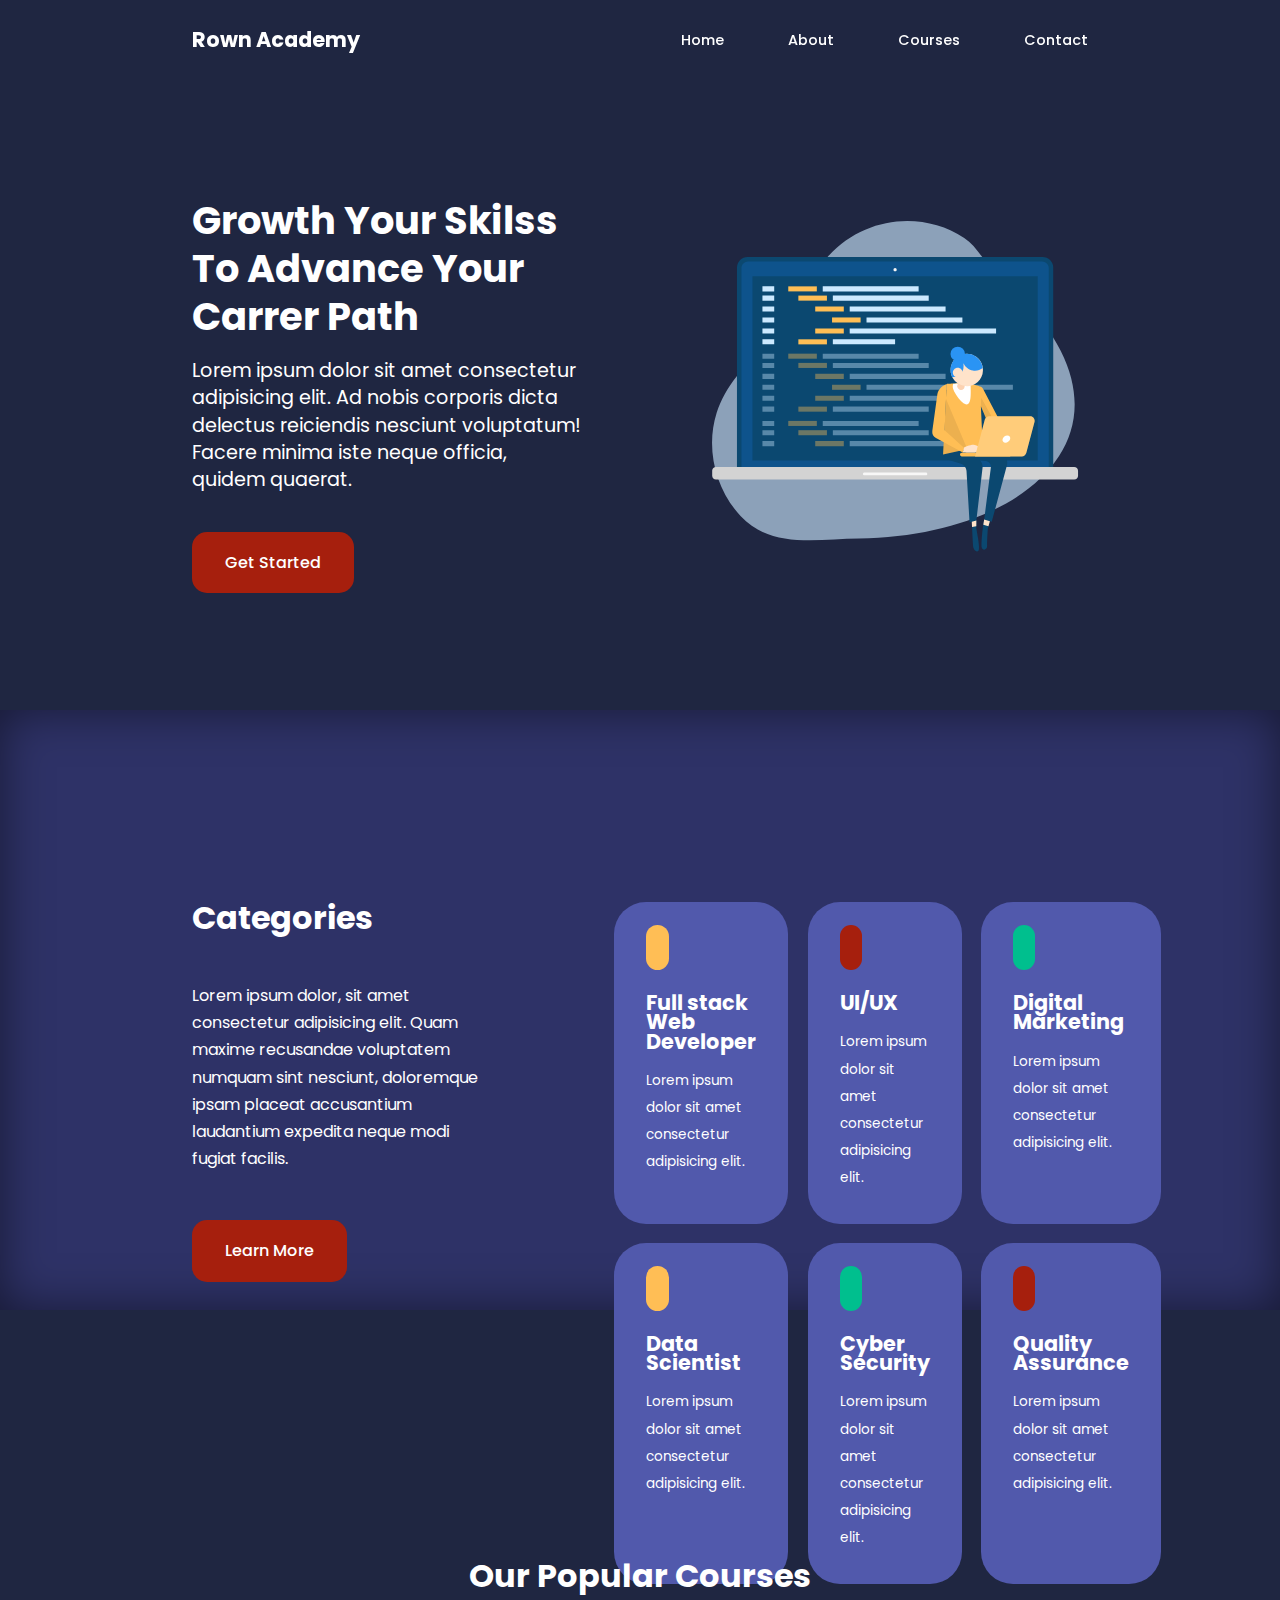
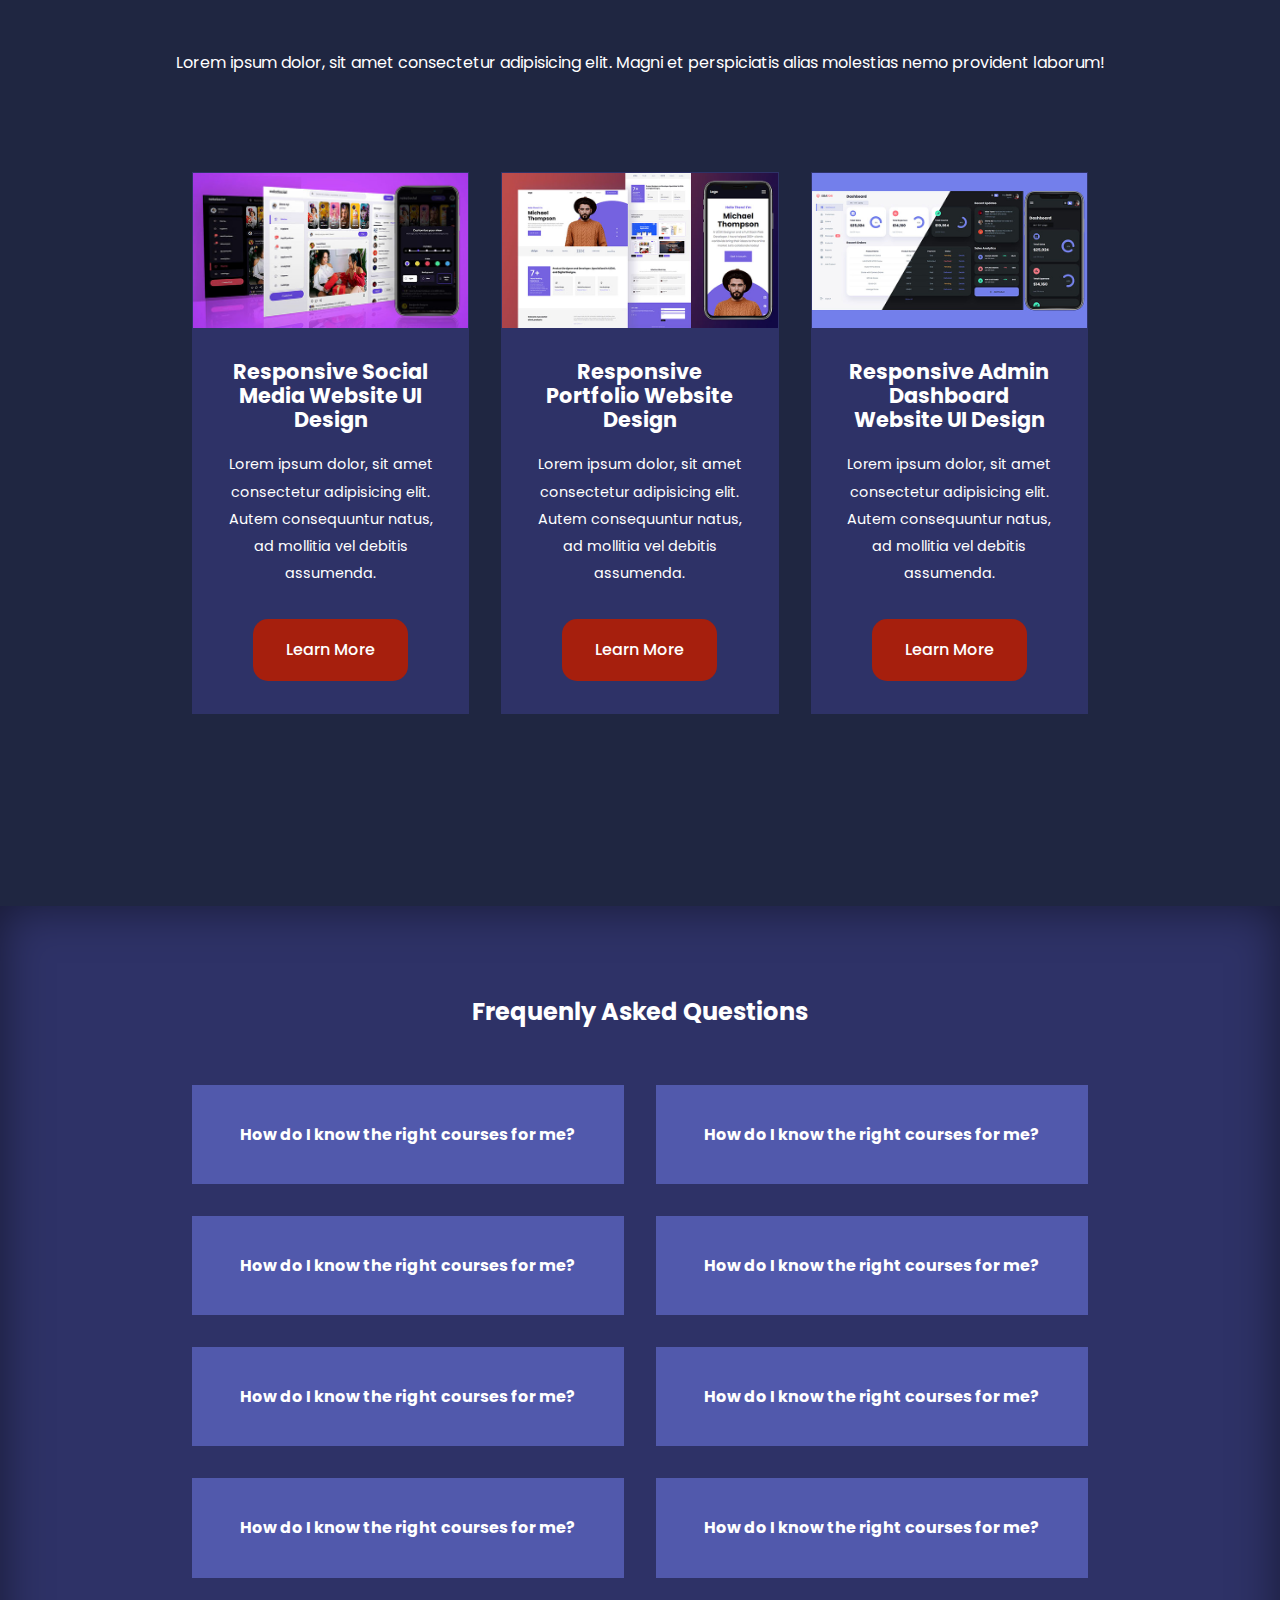
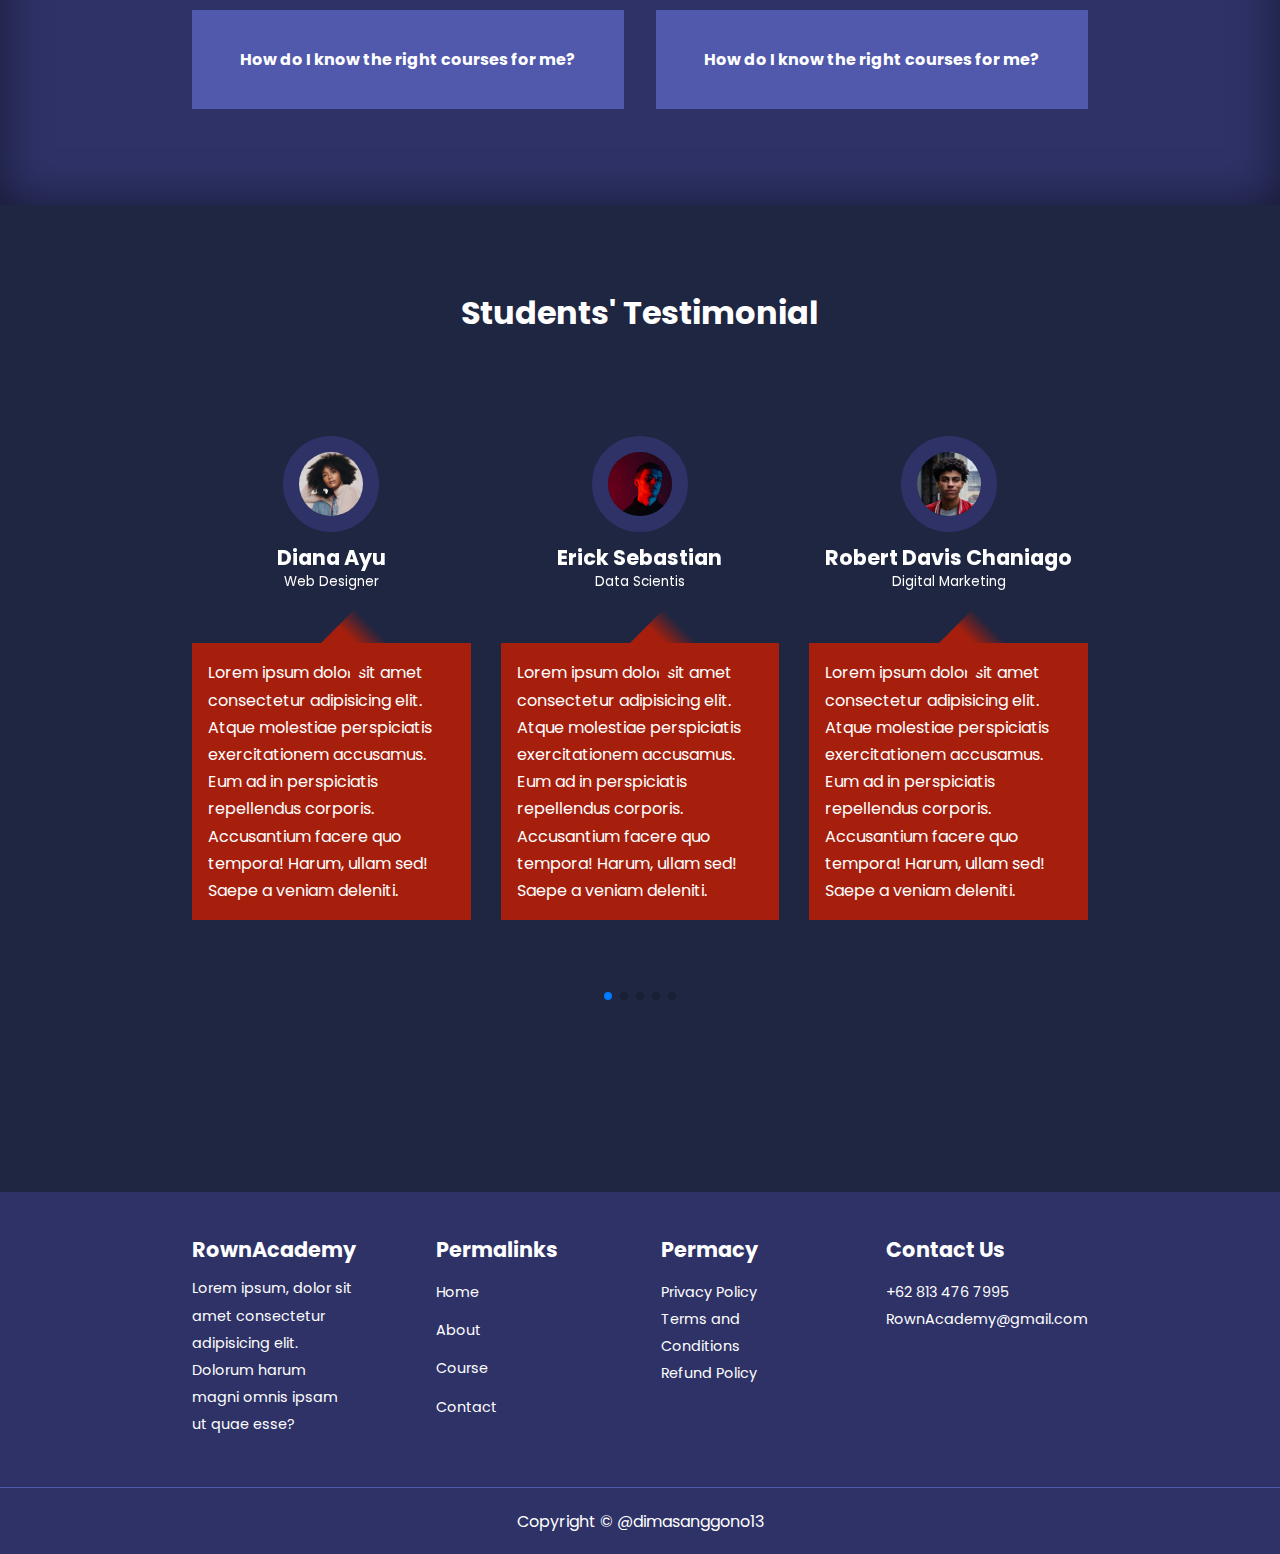
<file: index.html>
<!DOCTYPE html>
<html lang="en">

<head>
    <meta charset="UTF-8">
    <meta http-equiv="X-UA-Compatible" content="IE=edge">
    <meta name="viewport" content="width=device-width, initial-scale=1.0">
    <title>Responsive Multi Page Education Website</title>

    <!-- Icon FontAwesome  -->
    <link rel="stylesheet" href="https://cdnjs.cloudflare.com/ajax/libs/font-awesome/6.4.0/css/all.min.css"
        integrity="sha512-iecdLmaskl7CVkqkXNQ/ZH/XLlvWZOJyj7Yy7tcenmpD1ypASozpmT/E0iPtmFIB46ZmdtAc9eNBvH0H/ZpiBw=="
        crossorigin="anonymous" referrerpolicy="no-referrer" />

    <!-- Font (Popins) -->
    <link rel="preconnect" href="https://fonts.googleapis.com">
    <link rel="preconnect" href="https://fonts.gstatic.com" crossorigin>
    <link href="https://fonts.googleapis.com/css2?family=Poppins:wght@100;300;500;600;700&display=swap"
        rel="stylesheet">



    <!-- SWIPER JS -->
    <link rel="stylesheet" href="https://cdn.jsdelivr.net/npm/swiper@9/swiper-bundle.min.css" />

    <link rel="stylesheet" href="./css/styles.css">
</head>

<body>
    <nav>
        <div class="container nav_container">
            <a href="">
                <h4>Rown Academy</h4>
            </a>

            <ul class="nav_menu">
                <li><a href="index.html">Home</a></li>
                <li><a href="about.html">About</a></li>
                <li><a href="courses.html">Courses</a></li>
                <li><a href="contact.html">Contact</a></li>
            </ul>
            <button id="open-menu-btn"><i class="fa-solid fa-bars"></i></button>
            <button id="close-menu-btn"><i class="fa-solid fa-xmark"></i></button>
        </div>
    </nav>


    <header>
        <div class="container header_container">
            <div class="header_left">
                <h1>Growth your skilss to advance your carrer path</h1>
                <p>Lorem ipsum dolor sit amet consectetur adipisicing elit. Ad nobis corporis dicta delectus reiciendis
                    nesciunt voluptatum! Facere minima iste neque officia, quidem quaerat.</p>
                <a href="courses.html" class="btn btn-primary">Get Started</a>
            </div>
            <div class="header_right">
                <div class="header_right-image">
                    <img src="./images/software-engineer.svg" width="100%">
                </div>
            </div>
        </div>
    </header>


    <!-- section Categories -->
    <section class="categories">
        <section class="container categories_container">
            <div class="categories_left">
                <h1>Categories</h1>
                <p>Lorem ipsum dolor, sit amet consectetur adipisicing elit. Quam maxime recusandae voluptatem numquam
                    sint nesciunt, doloremque ipsam placeat accusantium laudantium expedita neque modi fugiat facilis.
                </p>
                <a href="#" class="btn btn-primary">Learn More <i class="fa-solid fa-arrow-right"></i></a>
            </div>
            <div class="categories_right">
                <article class="category">
                    <span class="category_icon"><i class="fa-solid fa-code"></i></span>
                    <h5>Full stack Web Developer</h5>
                    <p>Lorem ipsum dolor sit amet consectetur adipisicing elit.</p>
                </article>
                <article class="category">
                    <span class="category_icon"><i class="fa-solid fa-object-group"></i></span>
                    <h5>UI/UX</h5>
                    <p>Lorem ipsum dolor sit amet consectetur adipisicing elit.</p>
                </article>
                <article class="category">
                    <span class="category_icon"><i class="fa-solid fa-chart-simple"></i></span>
                    <h5>Digital Marketing</h5>
                    <p>Lorem ipsum dolor sit amet consectetur adipisicing elit.</p>
                </article>
                <article class="category">
                    <span class="category_icon"><i class="fa-brands fa-python"></i></span>
                    <h5>Data Scientist</h5>
                    <p>Lorem ipsum dolor sit amet consectetur adipisicing elit.</p>
                </article>
                <article class="category">
                    <span class="category_icon"><i class="fa-solid fa-shield-halved"></i></span>
                    <h5>Cyber Security</h5>
                    <p>Lorem ipsum dolor sit amet consectetur adipisicing elit.</p>
                </article>
                <article class="category">
                    <span class="category_icon"><i class="fa-solid fa-database"></i></span>
                    <h5>Quality Assurance</h5>
                    <p>Lorem ipsum dolor sit amet consectetur adipisicing elit.</p>
                </article>
            </div>
        </section>
    </section>
    <!-- end section Categories -->

    <!-- Section Courses -->
    <section class="courses">
        <h2>Our Popular Courses</h2>
        <p>Lorem ipsum dolor, sit amet consectetur adipisicing elit. Magni et perspiciatis alias molestias nemo
            provident laborum!</p>
        <section class="container courses_container">
            <article class="course">
                <div class="course_image">
                    <img src="./images/course1.jpg">
                </div>
                <div class="course_info">
                    <h4>Responsive Social Media Website UI Design</h4>
                    <p>Lorem ipsum dolor, sit amet consectetur adipisicing elit. Autem consequuntur natus, ad mollitia
                        vel
                        debitis assumenda.</p>
                    <a href="courses.html" class="btn btn-primary">Learn More </a>
                </div>
            </article>
            <article class="course">
                <div class="course_image">
                    <img src="./images/course2.jpg">
                </div>
                <div class="course_info">
                    <h4>Responsive Portfolio Website Design</h4>
                    <p>Lorem ipsum dolor, sit amet consectetur adipisicing elit. Autem consequuntur natus, ad mollitia
                        vel
                        debitis assumenda.</p>
                    <a href="courses.html" class="btn btn-primary">Learn More </a>
                </div>
            </article>
            <article class="course">
                <div class="course_image">
                    <img src="./images/course3.jpg">
                </div>
                <div class="course_info">
                    <h4>Responsive Admin Dashboard Website UI Design</h4>
                    <p>Lorem ipsum dolor, sit amet consectetur adipisicing elit. Autem consequuntur natus, ad mollitia
                        vel
                        debitis assumenda.</p>
                    <a href="courses.html" class="btn btn-primary">Learn More </a>
                </div>
            </article>
        </section>
    </section>
    <!-- End Section Courses -->



    <!-- SECTION FAQS -->
    <section class="faqs">
        <h2>Frequenly Asked Questions</h2>
        <div class="container faqs_container">
            <article class="faq">
                <div class="faq_icon"><i class="fa fa-plus"></i></div>
                <div class="faq_answer">
                    <h4>How do I know the right courses for me?</h4>
                    <p>Lorem ipsum dolor sit amet consectetur adipisicing elit. Cum maxime impedit voluptas quisquam eos
                        deserunt sequi et, ex similique. Sapiente natus perspiciatis laboriosam adipisci quos voluptates
                        asperiores dolores aut porro!</p>
                </div>
            </article>
            <article class="faq">
                <div class="faq_icon"><i class="fa fa-plus"></i></div>
                <div class="faq_answer">
                    <h4>How do I know the right courses for me?</h4>
                    <p>Lorem ipsum dolor sit amet consectetur adipisicing elit. Cum maxime impedit voluptas quisquam eos
                        deserunt sequi et, ex similique. Sapiente natus perspiciatis laboriosam adipisci quos voluptates
                        asperiores dolores aut porro!</p>
                </div>
            </article>
            <article class="faq">
                <div class="faq_icon"><i class="fa fa-plus"></i></div>
                <div class="faq_answer">
                    <h4>How do I know the right courses for me?</h4>
                    <p>Lorem ipsum dolor sit amet consectetur adipisicing elit. Cum maxime impedit voluptas quisquam eos
                        deserunt sequi et, ex similique. Sapiente natus perspiciatis laboriosam adipisci quos voluptates
                        asperiores dolores aut porro!</p>
                </div>
            </article>
            <article class="faq">
                <div class="faq_icon"><i class="fa fa-plus"></i></div>
                <div class="faq_answer">
                    <h4>How do I know the right courses for me?</h4>
                    <p>Lorem ipsum dolor sit amet consectetur adipisicing elit. Cum maxime impedit voluptas quisquam eos
                        deserunt sequi et, ex similique. Sapiente natus perspiciatis laboriosam adipisci quos voluptates
                        asperiores dolores aut porro!</p>
                </div>
            </article>
            <article class="faq">
                <div class="faq_icon"><i class="fa fa-plus"></i></div>
                <div class="faq_answer">
                    <h4>How do I know the right courses for me?</h4>
                    <p>Lorem ipsum dolor sit amet consectetur adipisicing elit. Cum maxime impedit voluptas quisquam eos
                        deserunt sequi et, ex similique. Sapiente natus perspiciatis laboriosam adipisci quos voluptates
                        asperiores dolores aut porro!</p>
                </div>
            </article>
            <article class="faq">
                <div class="faq_icon"><i class="fa fa-plus"></i></div>
                <div class="faq_answer">
                    <h4>How do I know the right courses for me?</h4>
                    <p>Lorem ipsum dolor sit amet consectetur adipisicing elit. Cum maxime impedit voluptas quisquam eos
                        deserunt sequi et, ex similique. Sapiente natus perspiciatis laboriosam adipisci quos voluptates
                        asperiores dolores aut porro!</p>
                </div>
            </article>
            <article class="faq">
                <div class="faq_icon"><i class="fa fa-plus"></i></div>
                <div class="faq_answer">
                    <h4>How do I know the right courses for me?</h4>
                    <p>Lorem ipsum dolor sit amet consectetur adipisicing elit. Cum maxime impedit voluptas quisquam eos
                        deserunt sequi et, ex similique. Sapiente natus perspiciatis laboriosam adipisci quos voluptates
                        asperiores dolores aut porro!</p>
                </div>
            </article>
            <article class="faq">
                <div class="faq_icon"><i class="fa fa-plus"></i></div>
                <div class="faq_answer">
                    <h4>How do I know the right courses for me?</h4>
                    <p>Lorem ipsum dolor sit amet consectetur adipisicing elit. Cum maxime impedit voluptas quisquam eos
                        deserunt sequi et, ex similique. Sapiente natus perspiciatis laboriosam adipisci quos voluptates
                        asperiores dolores aut porro!</p>
                </div>
            </article>
            <article class="faq">
                <div class="faq_icon"><i class="fa fa-plus"></i></div>
                <div class="faq_answer">
                    <h4>How do I know the right courses for me?</h4>
                    <p>Lorem ipsum dolor sit amet consectetur adipisicing elit. Cum maxime impedit voluptas quisquam eos
                        deserunt sequi et, ex similique. Sapiente natus perspiciatis laboriosam adipisci quos voluptates
                        asperiores dolores aut porro!</p>
                </div>
            </article>
            <article class="faq">
                <div class="faq_icon"><i class="fa fa-plus"></i></div>
                <div class="faq_answer">
                    <h4>How do I know the right courses for me?</h4>
                    <p>Lorem ipsum dolor sit amet consectetur adipisicing elit. Cum maxime impedit voluptas quisquam eos
                        deserunt sequi et, ex similique. Sapiente natus perspiciatis laboriosam adipisci quos voluptates
                        asperiores dolores aut porro!</p>
                </div>
            </article>
        </div>
    </section>


    <!-- Testimonial -->
    <section class="testimonials">
        <h2> Students' Testimonial</h2>
        <section class="container testimonial_container mySwiper">
            <div class="swiper-wrapper">
                <article class="testimonial swiper-slide">
                    <div class="avatar">
                        <img src="./images/avatar1.jpg">
                    </div>
                    <div class="testi_info">
                        <h4>Diana Ayu</h4>
                        <small>Web Designer</small>
                    </div>
                    <div class="testi_body">
                        <p>Lorem ipsum dolor sit amet consectetur adipisicing elit. Atque molestiae perspiciatis
                            exercitationem
                            accusamus. Eum ad in perspiciatis repellendus corporis. Accusantium facere quo tempora!
                            Harum,
                            ullam
                            sed! Saepe a veniam deleniti.</p>
                    </div>
                </article>
                <article class="testimonial swiper-slide">
                    <div class="avatar">
                        <img src="./images/avatar2.jpg">
                    </div>
                    <div class="testi_info">
                        <h4>Erick Sebastian</h4>
                        <small>Data Scientis</small>
                    </div>
                    <div class="testi_body">
                        <p>Lorem ipsum dolor sit amet consectetur adipisicing elit. Atque molestiae perspiciatis
                            exercitationem
                            accusamus. Eum ad in perspiciatis repellendus corporis. Accusantium facere quo tempora!
                            Harum,
                            ullam
                            sed! Saepe a veniam deleniti.</p>
                    </div>
                </article>
                <article class="testimonial swiper-slide ">
                    <div class="avatar">
                        <img src="./images/avatar3.jpg">
                    </div>
                    <div class="testi_info">
                        <h4>Robert Davis Chaniago</h4>
                        <small>Digital Marketing</small>
                    </div>
                    <div class="testi_body">
                        <p>Lorem ipsum dolor sit amet consectetur adipisicing elit. Atque molestiae perspiciatis
                            exercitationem
                            accusamus. Eum ad in perspiciatis repellendus corporis. Accusantium facere quo tempora!
                            Harum,
                            ullam
                            sed! Saepe a veniam deleniti.</p>
                    </div>
                </article>
                <article class="testimonial swiper-slide">
                    <div class="avatar">
                        <img src="./images/avatar4.jpg">
                    </div>
                    <div class="testi_info">
                        <h4>Putri Tunjang</h4>
                        <small>Graphic Design</small>
                    </div>
                    <div class="testi_body">
                        <p>Lorem ipsum dolor sit amet consectetur adipisicing elit. Atque molestiae perspiciatis
                            exercitationem
                            accusamus. Eum ad in perspiciatis repellendus corporis. Accusantium facere quo tempora!
                            Harum,
                            ullam
                            sed! Saepe a veniam deleniti.</p>
                    </div>
                </article>
                <article class="testimonial swiper-slide">
                    <div class="avatar">
                        <img src="./images/avatar5.jpg">
                    </div>
                    <div class="testi_info">
                        <h4>Nadia Chalista</h4>
                        <small>UI/UX</small>
                    </div>
                    <div class="testi_body">
                        <p>Lorem ipsum dolor sit amet consectetur adipisicing elit. Atque molestiae perspiciatis
                            exercitationem
                            accusamus. Eum ad in perspiciatis repellendus corporis. Accusantium facere quo tempora!
                            Harum,
                            ullam
                            sed! Saepe a veniam deleniti.</p>
                    </div>
                </article>
                <article class="testimonial swiper-slide">
                    <div class="avatar">
                        <img src="./images/avatar6.jpg">
                    </div>
                    <div class="testi_info">
                        <h4>Bella Hadid</h4>
                        <small>Quality Assurance</small>
                    </div>
                    <div class="testi_body">
                        <p>Lorem ipsum dolor sit amet consectetur adipisicing elit. Atque molestiae perspiciatis
                            exercitationem
                            accusamus. Eum ad in perspiciatis repellendus corporis. Accusantium facere quo tempora!
                            Harum,
                            ullam
                            sed! Saepe a veniam deleniti.</p>
                    </div>
                </article>
                <article class="testimonial swiper-slide">
                    <div class="avatar">
                        <img src="./images/avatar7.jpg">
                    </div>
                    <div class="testi_info">
                        <h4>Monica Anggraini</h4>
                        <small>Web Designer</small>
                    </div>
                    <div class="testi_body">
                        <p>Lorem ipsum dolor sit amet consectetur adipisicing elit. Atque molestiae perspiciatis
                            exercitationem
                            accusamus. Eum ad in perspiciatis repellendus corporis. Accusantium facere quo tempora!
                            Harum,
                            ullam
                            sed! Saepe a veniam deleniti.</p>
                    </div>
                </article>
            </div>
            <div class="swiper-pagination"></div>
        </section>
    </section>



        <footer class="footer">
            <div class="container footer_container">
                <div class="footer_1">
                    <a href="#" class="footer_logo">
                        <h4>RownAcademy</h4>
                    </a>
                    <p>Lorem ipsum, dolor sit amet consectetur adipisicing elit. Dolorum harum magni omnis ipsam ut quae
                        esse?</p>
                </div>

                <div class="footer_2">
                    <h4>Permalinks</h4>
                    <ul class="permalinks">
                        <li><a href="index.html">Home</a></li>
                        <li><a href="about.html">About</a></li>
                        <li><a href="courses.html">Course</a></li>
                        <li><a href="contact.html">Contact</a></li>
                    </ul>
                </div>
                <div class="footer_3">
                    <h4>Permacy</h4>
                    <ul class="permacy">
                        <li><a href="#">Privacy Policy</a></li>
                        <li><a href="#">Terms and Conditions</a></li>
                        <li><a href="#">Refund Policy</a></li>
                    </ul>
                </div>

                <div class="footer_4">
                    <h4>Contact Us</h4>
                    <div>
                        <p>+62 813 476 7995</p>
                        <p>RownAcademy@gmail.com</p>
                    </div>
                    <ul class="footer_social">
                        <li><a href="#"><i class="fa-brands fa-instagram"></i></a></li>
                        <li><a href="#"><i class="fa-brands fa-linkedin"></i></a></li>
                        <li><a href="#"><i class="fa-brands fa-facebook"></i></a></li>
                        <li><a href="#"><i class="fa-brands fa-twitter"></i></a></li>
                    </ul>
                </div>

            </div>
            <div class="footer_copyright">
                <small>Copyright &copy; @dimasanggono13</small>
            </div>
        </footer>


    <!-- Swiper Js -->
    <script src="https://cdn.jsdelivr.net/npm/swiper@9/swiper-bundle.min.js"></script>
    <script src="./js/script.js"></script>
    <script>
        var swiper = new Swiper(".mySwiper", {
            slidesPerView: 1,
            spaceBetween: 30,
            pagination: {
                el: ".swiper-pagination",
                clickable: true,
            },
            // Window when width is >= 600px
            breakpoints: {
                600: {
                    slidesPerView: 2,
                },
                1000: {
                    slidesPerView: 3,
                },
            },
        });
    </script>

</body>

</html>
</file>
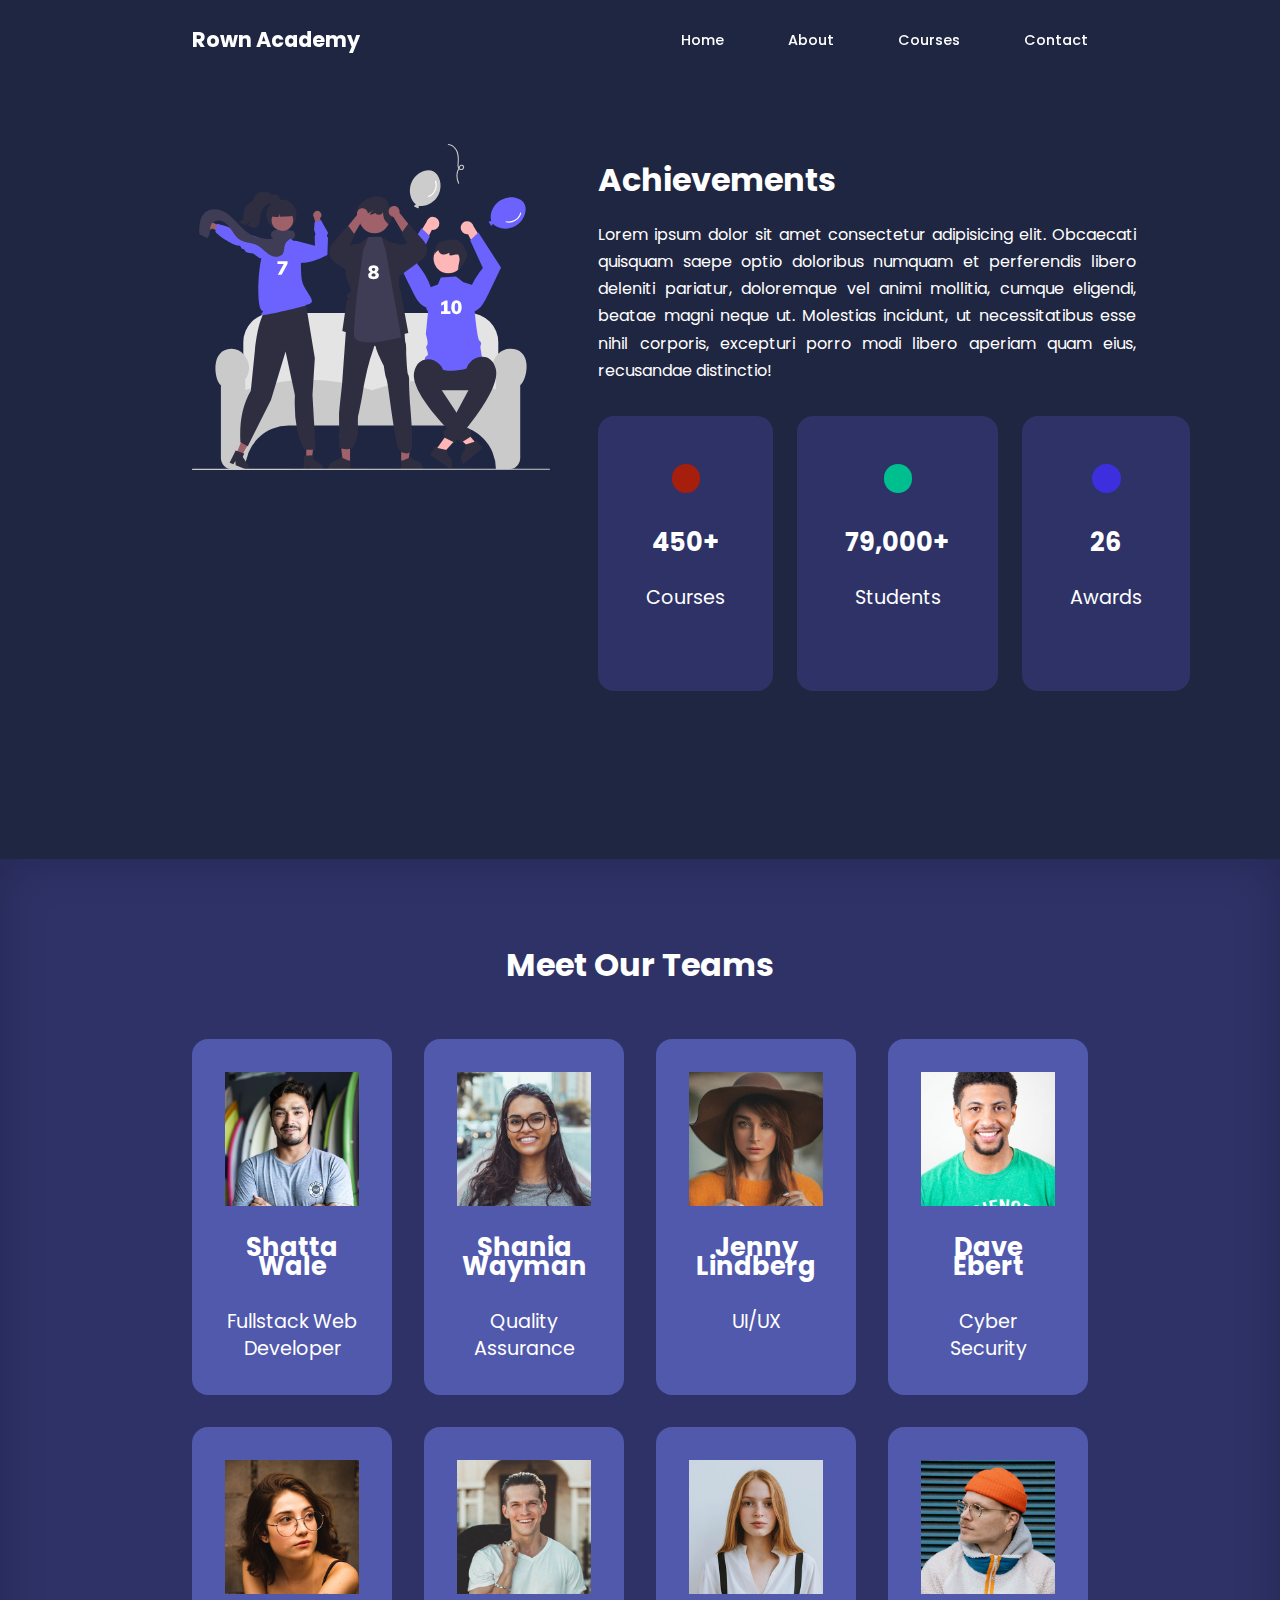
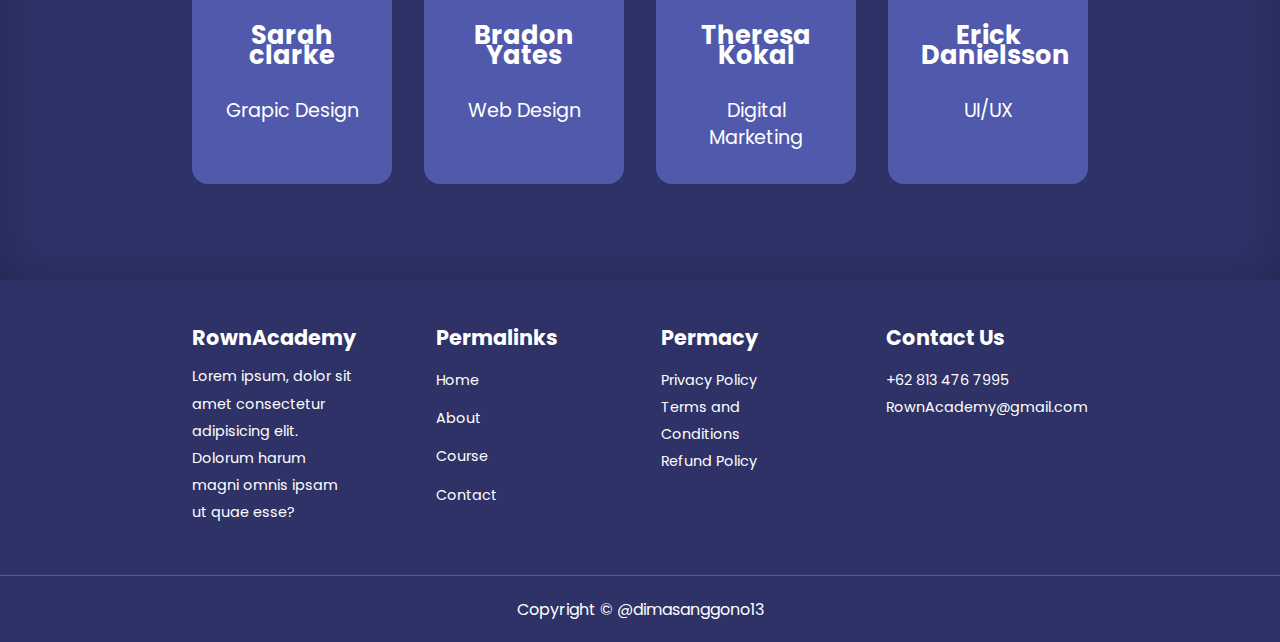
<file: about.html>
<!DOCTYPE html>
<html lang="en">

<head>
    <meta charset="UTF-8">
    <meta http-equiv="X-UA-Compatible" content="IE=edge">
    <meta name="viewport" content="width=device-width, initial-scale=1.0">
    <title>Responsive Multi Page Education Website</title>

    <!-- Icon FontAwesome  -->
    <link rel="stylesheet" href="https://cdnjs.cloudflare.com/ajax/libs/font-awesome/6.4.0/css/all.min.css"
        integrity="sha512-iecdLmaskl7CVkqkXNQ/ZH/XLlvWZOJyj7Yy7tcenmpD1ypASozpmT/E0iPtmFIB46ZmdtAc9eNBvH0H/ZpiBw=="
        crossorigin="anonymous" referrerpolicy="no-referrer" />

    <!-- Font (Popins) -->
    <link rel="preconnect" href="https://fonts.googleapis.com">
    <link rel="preconnect" href="https://fonts.gstatic.com" crossorigin>
    <link href="https://fonts.googleapis.com/css2?family=Poppins:wght@100;300;500;600;700&display=swap"
        rel="stylesheet">
    <link rel="stylesheet" href="./css/styles.css">
    <link rel="stylesheet" href="./css/about.css">
</head>

<body>
    <nav>
        <div class="container nav_container">
            <a href="#">
                <h4>Rown Academy</h4>
            </a>

            <ul class="nav_menu">
                <li><a href="index.html">Home</a></li>
                <li><a href="about.html">About</a></li>
                <li><a href="courses.html">Courses</a></li>
                <li><a href="contact.html">Contact</a></li>
            </ul>
            <button id="open-menu-btn"><i class="fa-solid fa-bars"></i></button>
            <button id="close-menu-btn"><i class="fa-solid fa-xmark"></i></button>
        </div>
    </nav>




    <section class="achivement">
        <div class="container about_achivement_container">
            <div class="achivement_left">
                <img src="./images/about achievements.svg" alt="" srcset="">
            </div>
            <div class="achivement_right">
                <h1>Achievements</h1>
                <p>Lorem ipsum dolor sit amet consectetur adipisicing elit. Obcaecati quisquam saepe optio doloribus
                    numquam et perferendis libero deleniti pariatur, doloremque vel animi mollitia, cumque eligendi,
                    beatae magni neque ut. Molestias incidunt, ut necessitatibus esse nihil corporis, excepturi porro
                    modi libero aperiam quam eius, recusandae distinctio!</p>
                <div class="achiv_cards">
                    <article class="archievemen_card">
                        <span class="archievement_icon">
                            <i class="fa fa-video-camera"></i>
                        </span>
                        <h3>450+</h3>
                        <p>Courses</p>
                    </article>
                    <article class="archievemen_card">
                        <span class="archievement_icon">
                            <i class="fa fa-user-friends"></i>
                        </span>
                        <h3>79,000+</h3>
                        <p>Students</p>
                    </article>
                    <article class="archievemen_card">
                        <span class="archievement_icon">
                            <i class="fa fa-award"></i>
                        </span>
                        <h3>26</h3>
                        <p>Awards</p>
                    </article>
                </div>
            </div>
        </div>
    </section>


    <section class="teams">
        <h2>Meet Our Teams</h2>
        <div class="container teams_container">
            <article class="tim">
                <div class="tim_image">
                    <img src="./images/tm1.jpg" alt="">
                </div>
                <div class="tim_info">
                    <h3>Shatta Wale</h3>
                    <p>Fullstack Web Developer</p>
                </div>

                <div class="tim_social">
                    <a href=""><i class="fa-brands fa-instagram"></i></a>
                    <a href=""><i class="fa-brands fa-twitter"></i></a>
                    <a href=""><i class="fa-brands fa-linkedin"></i></a>

                </div>
            </article>
            <article class="tim">
                <div class="tim_image">
                    <img src="./images/tm2.jpg" alt="">
                </div>
                <div class="tim_info">
                    <h3>Shania Wayman</h3>
                    <p>Quality Assurance</p>
                </div>
                <div class="tim_social">
                    <a href=""><i class="fa-brands fa-instagram"></i></a>
                    <a href=""><i class="fa-brands fa-twitter"></i></a>
                    <a href=""><i class="fa-brands fa-linkedin"></i></a>

                </div>
            </article>
            <article class="tim">
                <div class="tim_image">
                    <img src="./images/tm3.jpg" alt="">
                </div>
                <div class="tim_info">
                    <h3>Jenny Lindberg</h3>
                    <p>UI/UX</p>
                </div>
                <div class="tim_social">
                    <a href=""><i class="fa-brands fa-instagram"></i></a>
                    <a href=""><i class="fa-brands fa-twitter"></i></a>
                    <a href=""><i class="fa-brands fa-linkedin"></i>
                    </a>
                </div>
            </article>
            <article class="tim">
                <div class="tim_image">
                    <img src="./images/tm4.jpg" alt="">
                </div>
                <div class="tim_info">
                    <h3>Dave Ebert </h3>
                    <p>Cyber Security</p>
                </div>
                <div class="tim_social">
                    <a href=""><i class="fa-brands fa-instagram"></i></a>
                    <a href=""><i class="fa-brands fa-twitter"></i></a>
                    <a href=""><i class="fa-brands fa-linkedin"></i></a>
                </div>
            </article>
            <article class="tim">
                <div class="tim_image">
                    <img src="./images/tm5.jpg" alt="">
                </div>
                <div class="tim_info">
                    <h3>Sarah clarke </h3>
                    <p>Grapic Design</p>
                </div>
                <div class="tim_social">
                    <a href=""><i class="fa-brands fa-instagram"></i></a>
                    <a href=""><i class="fa-brands fa-twitter"></i></a>
                    <a href=""><i class="fa-brands fa-linkedin"></i></a>

                </div>
            </article>
            <article class="tim">
                <div class="tim_image">
                    <img src="./images/tm6.jpg" alt="">
                </div>
                <div class="tim_info">
                    <h3>Bradon Yates </h3>
                    <p>Web Design</p>
                </div>
                <div class="tim_social">
                    <a href=""><i class="fa-brands fa-instagram"></i></a>
                    <a href=""><i class="fa-brands fa-twitter"></i></a>
                    <a href=""><i class="fa-brands fa-linkedin"></i></a>

                </div>
            </article>
            <article class="tim">
                <div class="tim_image">
                    <img src="./images/tm7.jpg" alt="">
                </div>
                <div class="tim_info">
                    <h3>Theresa Kokal</h3>
                    <p>Digital Marketing</p>
                </div>
                <div class="tim_social">
                    <a href=""> <i class="fa-brands fa-instagram"></i></a>
                    <a href=""> <i class="fa-brands fa-twitter"></i></a>
                    <a href=""> <i class="fa-brands fa-linkedin"></i></a>

                </div>
            </article>
            <article class="tim">
                <div class="tim_image">
                    <img src="./images/tm8.jpg" alt="">
                </div>
                <div class="tim_info">
                    <h3>Erick Danielsson</h3>
                    <p>UI/UX</p>
                </div>
                <div class="tim_social">
                    <a href=""> <i class="fa-brands fa-instagram"></i></a>
                    <a href=""> <i class="fa-brands fa-twitter"></i></a>
                    <a href=""> <i class="fa-brands fa-linkedin"></i></a>
                </div>
                </a>
            </article>
        </div>
    </section>
    <footer class="footer">
        <div class="container footer_container">
            <div class="footer_1">
                <a href="#" class="footer_logo">
                    <h4>RownAcademy</h4>
                </a>
                <p>Lorem ipsum, dolor sit amet consectetur adipisicing elit. Dolorum harum magni omnis ipsam ut quae
                    esse?</p>
            </div>

            <div class="footer_2">
                <h4>Permalinks</h4>
                <ul class="permalinks">
                    <li><a href="index.html">Home</a></li>
                    <li><a href="about.html">About</a></li>
                    <li><a href="courses.html">Course</a></li>
                    <li><a href="contact.html">Contact</a></li>
                </ul>
            </div>
            <div class="footer_3">
                <h4>Permacy</h4>
                <ul class="permacy">
                    <li><a href="#">Privacy Policy</a></li>
                    <li><a href="#">Terms and Conditions</a></li>
                    <li><a href="#">Refund Policy</a></li>
                </ul>
            </div>

            <div class="footer_4">
                <h4>Contact Us</h4>
                <div>
                    <p>+62 813 476 7995</p>
                    <p>RownAcademy@gmail.com</p>
                </div>
                <ul class="footer_social">
                    <li><a href="#"><i class="fa-brands fa-instagram"></i></a></li>
                    <li><a href="#"><i class="fa-brands fa-linkedin"></i></a></li>
                    <li><a href="#"><i class="fa-brands fa-facebook"></i></a></li>
                    <li><a href="#"><i class="fa-brands fa-twitter"></i></a></li>
                </ul>
            </div>

        </div>
        <div class="footer_copyright">
            <small>Copyright &copy; @dimasanggono13</small>
        </div>
    </footer>

    <script src="./js/script.js"></script>

</body>

</html>
</file>
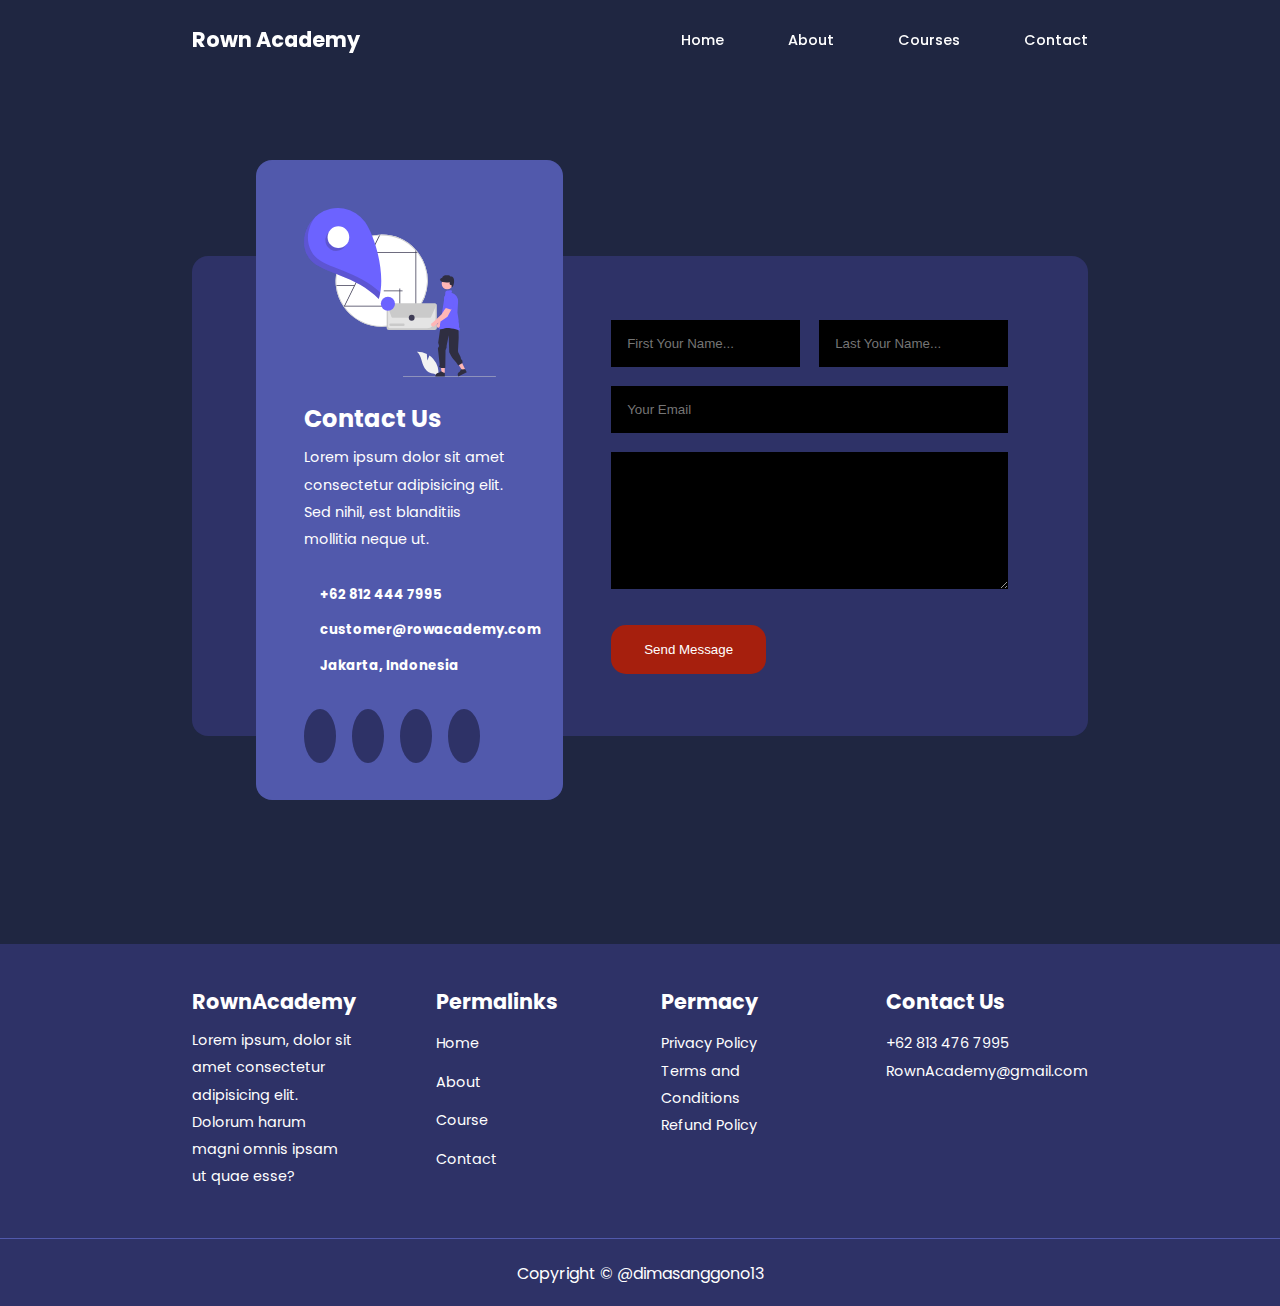
<file: contact.html>
<!DOCTYPE html>
<html lang="en">

<head>
    <meta charset="UTF-8">
    <meta http-equiv="X-UA-Compatible" content="IE=edge">
    <meta name="viewport" content="width=device-width, initial-scale=1.0">
    <title>Responsive Multi Page Education Website</title>

    <!-- Icon FontAwesome  -->
    <link rel="stylesheet" href="https://cdnjs.cloudflare.com/ajax/libs/font-awesome/6.4.0/css/all.min.css"
        integrity="sha512-iecdLmaskl7CVkqkXNQ/ZH/XLlvWZOJyj7Yy7tcenmpD1ypASozpmT/E0iPtmFIB46ZmdtAc9eNBvH0H/ZpiBw=="
        crossorigin="anonymous" referrerpolicy="no-referrer" />

    <!-- Font (Popins) -->
    <link rel="preconnect" href="https://fonts.googleapis.com">
    <link rel="preconnect" href="https://fonts.gstatic.com" crossorigin>
    <link href="https://fonts.googleapis.com/css2?family=Poppins:wght@100;300;500;600;700&display=swap"
        rel="stylesheet">
    <link rel="stylesheet" href="./css/styles.css">
    <link rel="stylesheet" href="./css/comtact.css">
</head>

<body>
    <nav>
        <div class="container nav_container">
            <a href="#">
                <h4>Rown Academy</h4>
            </a>

            <ul class="nav_menu">
                <li><a href="index.html">Home</a></li>
                <li><a href="about.html">About</a></li>
                <li><a href="courses.html">Courses</a></li>
                <li><a href="contact.html">Contact</a></li>
            </ul>
            <button id="open-menu-btn"><i class="fa-solid fa-bars"></i></button>
            <button id="close-menu-btn"><i class="fa-solid fa-xmark"></i></button>
        </div>
    </nav>






    <section class="contact">
        <div class="container contact_container">
            <aside class="contact_aside">
                <div class="aside_image">
                    <img src="./images/contact.svg">
                </div>
                <h2>Contact Us</h2>
                <p>Lorem ipsum dolor sit amet consectetur adipisicing elit. Sed nihil, est blanditiis mollitia neque ut.
                </p>
                <ul class="contact_details">
                    <li><i class="fa fa-phone" aria-hidden="true"></i>
                        <h5>+62 812 444 7995</h5>
                    </li>
                    <li>
                        <i class="fa fa-envelope" aria-hidden="true"></i>
                        <h5>customer@rowacademy.com</h5>
                    </li>
                    <li>
                        <i class="fa fa-location" aria-hidden="true"></i>
                        <h5>Jakarta, Indonesia</h5>
                    </li>
                </ul>

                <ul class="contact_social">
                    <li><a href="#"><i class="fa-brands fa-instagram"></i></a></li>
                    <li><a href="#"><i class="fa-brands fa-linkedin"></i></a></li>
                    <li><a href="#"><i class="fa-brands fa-facebook"></i></a></li>
                    <li><a href="#"><i class="fa-brands fa-twitter"></i></a></li>
                </ul>
            </aside>

            <form action="https://formspree.io/f/xvoneyqe" method="POST"  class="contact_form">
                <div class="form_name">
                    <input type="text" name="first_name" placeholder="First Your Name...">
                    <input type="text" name="last_name" placeholder="Last Your Name...">
                </div>
                <input type="email" name="email" placeholder="Your Email">
                <textarea name="message" rows="7"></textarea>
                <button class="btn btn-primary">Send Message <i class="fa fa-location-arrow"
                        aria-hidden="true"></i></button>
            </form>
        </div>
    </section>







    <footer class="footer">
        <div class="container footer_container">
            <div class="footer_1">
                <a href="#" class="footer_logo">
                    <h4>RownAcademy</h4>
                </a>
                <p>Lorem ipsum, dolor sit amet consectetur adipisicing elit. Dolorum harum magni omnis ipsam ut quae
                    esse?</p>
            </div>

            <div class="footer_2">
                <h4>Permalinks</h4>
                <ul class="permalinks">
                    <li><a href="index.html">Home</a></li>
                    <li><a href="about.html">About</a></li>
                    <li><a href="courses.html">Course</a></li>
                    <li><a href="contact.html">Contact</a></li>
                </ul>
            </div>
            <div class="footer_3">
                <h4>Permacy</h4>
                <ul class="permacy">
                    <li><a href="#">Privacy Policy</a></li>
                    <li><a href="#">Terms and Conditions</a></li>
                    <li><a href="#">Refund Policy</a></li>
                </ul>
            </div>

            <div class="footer_4">
                <h4>Contact Us</h4>
                <div>
                    <p>+62 813 476 7995</p>
                    <p>RownAcademy@gmail.com</p>
                </div>
                <ul class="footer_social">
                    <li><a href="#"><i class="fa-brands fa-instagram"></i></a></li>
                    <li><a href="#"><i class="fa-brands fa-linkedin"></i></a></li>
                    <li><a href="#"><i class="fa-brands fa-facebook"></i></a></li>
                    <li><a href="#"><i class="fa-brands fa-twitter"></i></a></li>
                </ul>
            </div>

        </div>
        <div class="footer_copyright">
            <small>Copyright &copy; @dimasanggono13</small>
        </div>
    </footer>


    <script src="./js/script.js"></script>

</body>

</html>
</file>
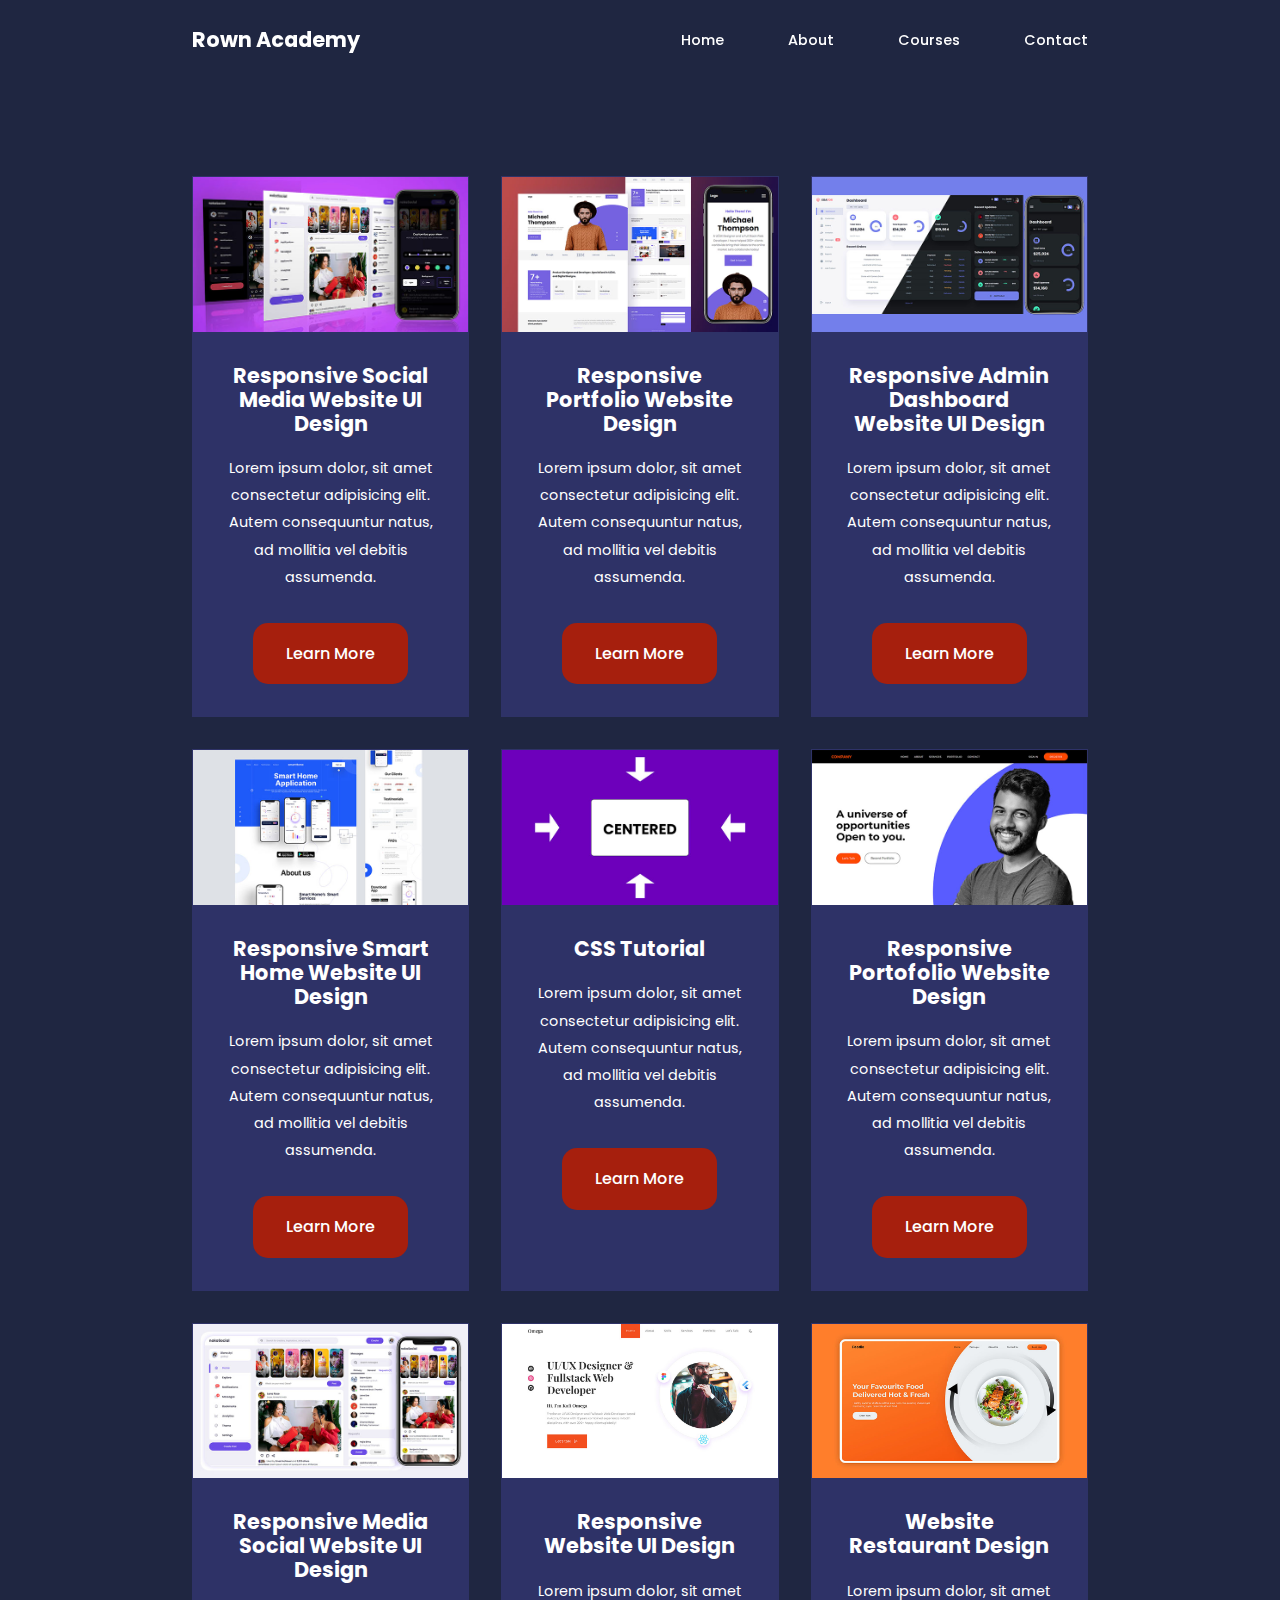
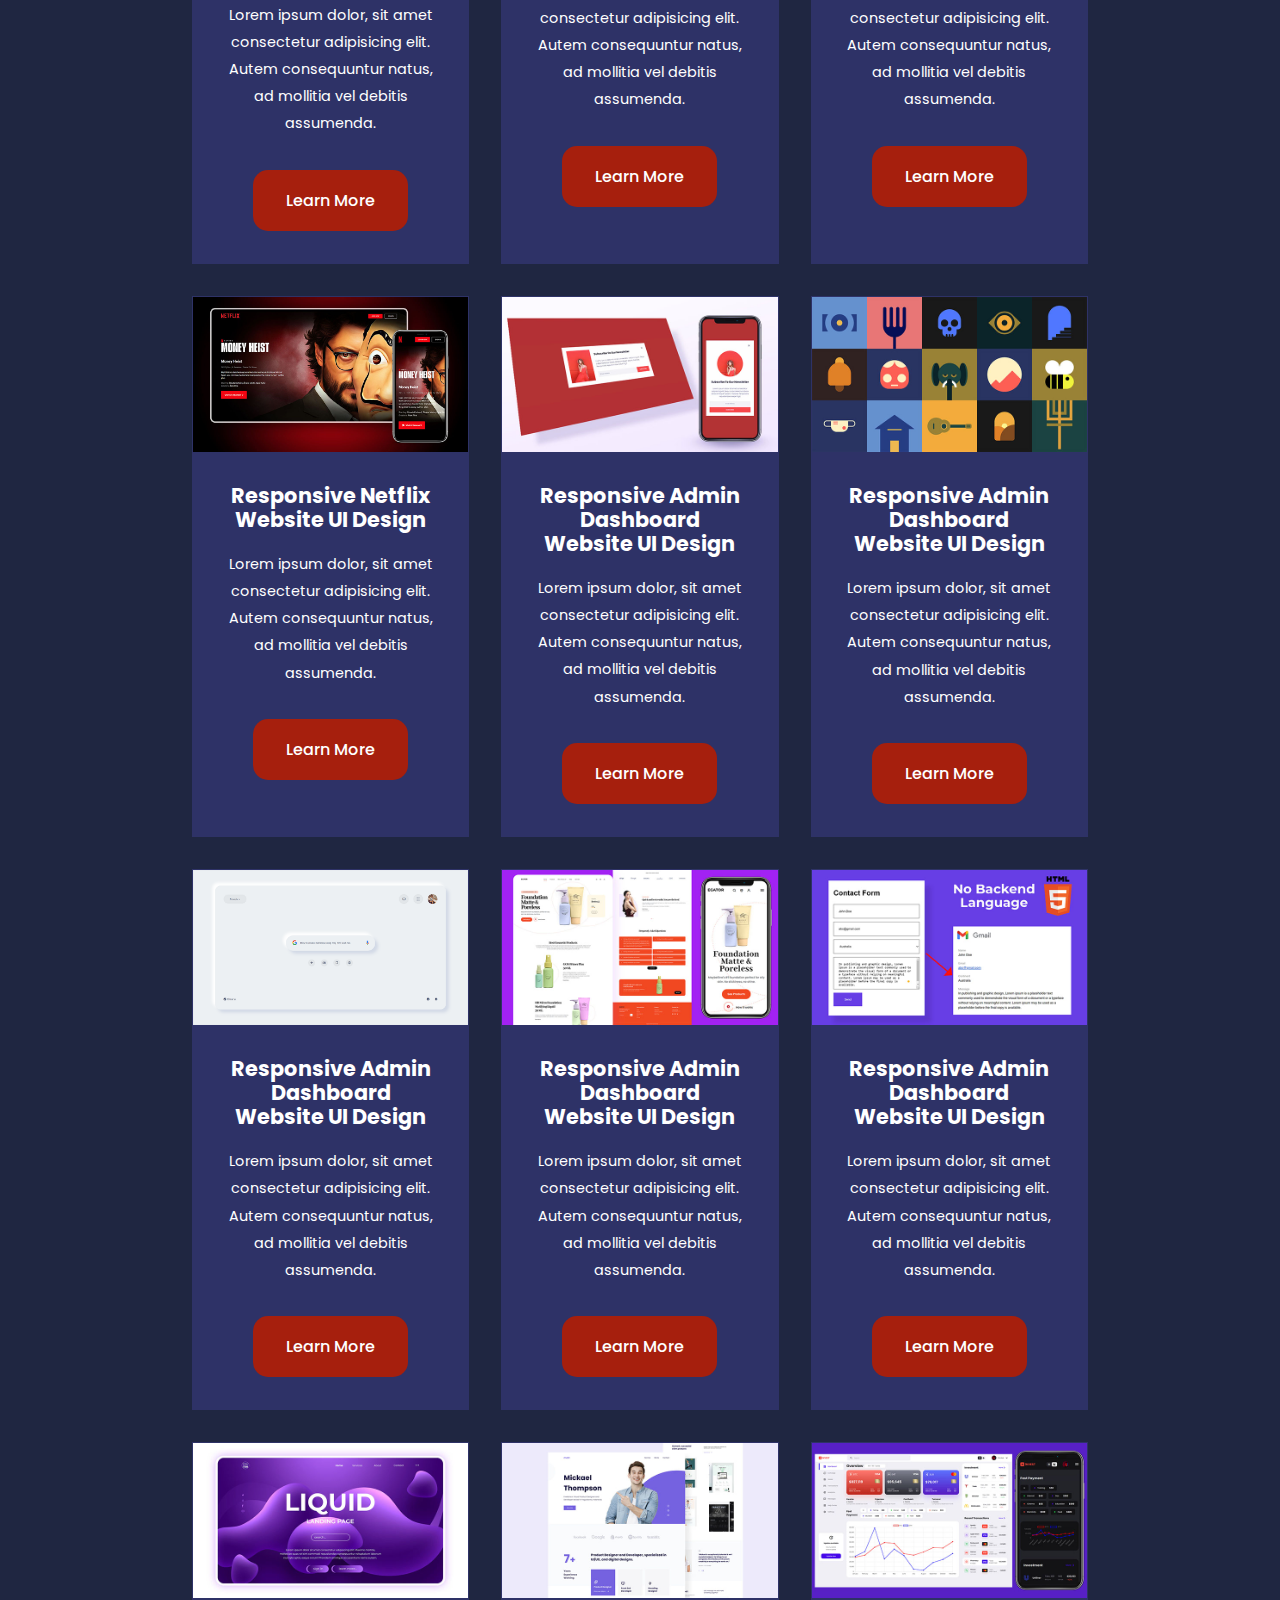
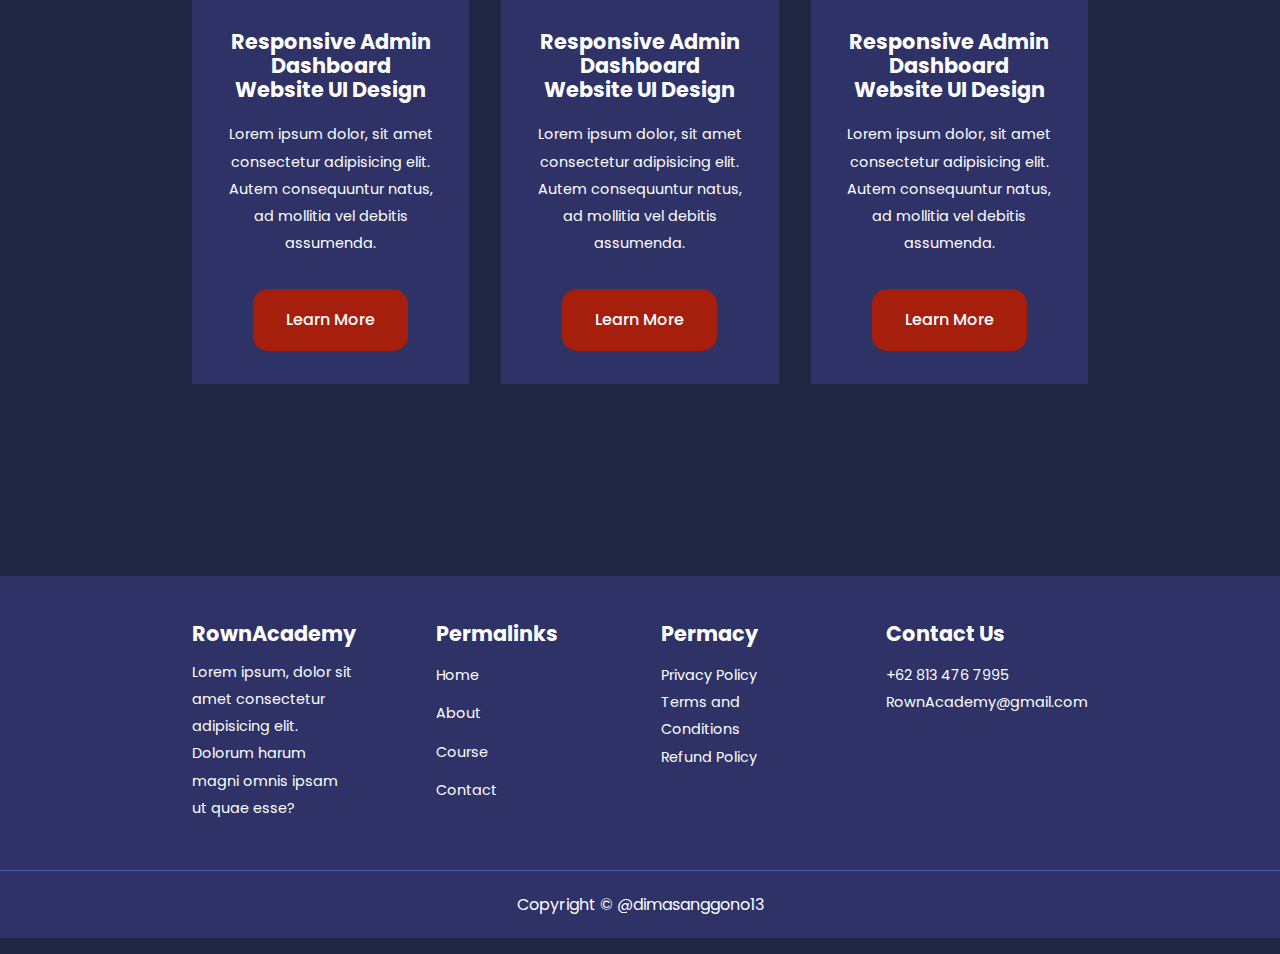
<file: courses.html>
<!DOCTYPE html>
<html lang="en">

<head>
    <meta charset="UTF-8">
    <meta http-equiv="X-UA-Compatible" content="IE=edge">
    <meta name="viewport" content="width=device-width, initial-scale=1.0">
    <title>Responsive Multi Page Education Website</title>

    <!-- Icon FontAwesome  -->
    <link rel="stylesheet" href="https://cdnjs.cloudflare.com/ajax/libs/font-awesome/6.4.0/css/all.min.css"
        integrity="sha512-iecdLmaskl7CVkqkXNQ/ZH/XLlvWZOJyj7Yy7tcenmpD1ypASozpmT/E0iPtmFIB46ZmdtAc9eNBvH0H/ZpiBw=="
        crossorigin="anonymous" referrerpolicy="no-referrer" />

    <!-- Font (Popins) -->
    <link rel="preconnect" href="https://fonts.googleapis.com">
    <link rel="preconnect" href="https://fonts.gstatic.com" crossorigin>
    <link href="https://fonts.googleapis.com/css2?family=Poppins:wght@100;300;500;600;700&display=swap"
        rel="stylesheet">
    <link rel="stylesheet" href="./css/styles.css">
    <link rel="stylesheet" href="./css/about.css">
</head>
<style>
    .courses {
        margin-top: -1rem;
    }

    
</style>

<body>
    <nav>
        <div class="container nav_container">
            <a href="#">
                <h4>Rown Academy</h4>
            </a>

            <ul class="nav_menu">
                <li><a href="index.html">Home</a></li>
                <li><a href="about.html">About</a></li>
                <li><a href="courses.html">Courses</a></li>
                <li><a href="contact.html">Contact</a></li>
            </ul>
            <button id="open-menu-btn"><i class="fa-solid fa-bars"></i></button>
            <button id="close-menu-btn"><i class="fa-solid fa-xmark"></i></button>
        </div>
    </nav>



    <!-- Section Courses -->
    <section class="courses">
        <section class="container courses_container">
            <article class="course">
                <div class="course_image">
                    <img src="./images/course1.jpg">
                </div>
                <div class="course_info">
                    <h4>Responsive Social Media Website UI Design</h4>
                    <p>Lorem ipsum dolor, sit amet consectetur adipisicing elit. Autem consequuntur natus, ad mollitia
                        vel
                        debitis assumenda.</p>
                    <a href="courses.html" class="btn btn-primary">Learn More </a>
                </div>
            </article>
            <article class="course">
                <div class="course_image">
                    <img src="./images/course2.jpg">
                </div>
                <div class="course_info">
                    <h4>Responsive Portfolio Website Design</h4>
                    <p>Lorem ipsum dolor, sit amet consectetur adipisicing elit. Autem consequuntur natus, ad mollitia
                        vel
                        debitis assumenda.</p>
                    <a href="courses.html" class="btn btn-primary">Learn More </a>
                </div>
            </article>
            <article class="course">
                <div class="course_image">
                    <img src="./images/course3.jpg">
                </div>
                <div class="course_info">
                    <h4>Responsive Admin Dashboard Website UI Design</h4>
                    <p>Lorem ipsum dolor, sit amet consectetur adipisicing elit. Autem consequuntur natus, ad mollitia
                        vel
                        debitis assumenda.</p>
                    <a href="courses.html" class="btn btn-primary">Learn More </a>
                </div>
            </article>
            <article class="course">
                <div class="course_image">
                    <img src="./images/course18.jpg">
                </div>
                <div class="course_info">
                    <h4>Responsive Smart Home Website UI Design</h4>
                    <p>Lorem ipsum dolor, sit amet consectetur adipisicing elit. Autem consequuntur natus, ad mollitia
                        vel
                        debitis assumenda.</p>
                    <a href="courses.html" class="btn btn-primary">Learn More </a>
                </div>
            </article>
            <article class="course">
                <div class="course_image">
                    <img src="./images/course4.jpg">
                </div>
                <div class="course_info">
                    <h4>CSS Tutorial</h4>
                    <p>Lorem ipsum dolor, sit amet consectetur adipisicing elit. Autem consequuntur natus, ad mollitia
                        vel
                        debitis assumenda.</p>
                    <a href="courses.html" class="btn btn-primary">Learn More </a>
                </div>
            </article>
            <article class="course">
                <div class="course_image">
                    <img src="./images/course5.jpg">
                </div>
                <div class="course_info">
                    <h4>Responsive Portofolio Website Design</h4>
                    <p>Lorem ipsum dolor, sit amet consectetur adipisicing elit. Autem consequuntur natus, ad mollitia
                        vel
                        debitis assumenda.</p>
                    <a href="courses.html" class="btn btn-primary">Learn More </a>
                </div>
            </article>
            <article class="course">
                <div class="course_image">
                    <img src="./images/course6.jpg">
                </div>
                <div class="course_info">
                    <h4>Responsive Media Social Website UI Design</h4>
                    <p>Lorem ipsum dolor, sit amet consectetur adipisicing elit. Autem consequuntur natus, ad mollitia
                        vel
                        debitis assumenda.</p>
                    <a href="courses.html" class="btn btn-primary">Learn More </a>
                </div>
            </article>
            <article class="course">
                <div class="course_image">
                    <img src="./images/course7.jpg">
                </div>
                <div class="course_info">
                    <h4>Responsive Website UI Design</h4>
                    <p>Lorem ipsum dolor, sit amet consectetur adipisicing elit. Autem consequuntur natus, ad mollitia
                        vel
                        debitis assumenda.</p>
                    <a href="courses.html" class="btn btn-primary">Learn More </a>
                </div>
            </article>
            <article class="course">
                <div class="course_image">
                    <img src="./images/course8.jpg">
                </div>
                <div class="course_info">
                    <h4>Website Restaurant Design</h4>
                    <p>Lorem ipsum dolor, sit amet consectetur adipisicing elit. Autem consequuntur natus, ad mollitia
                        vel
                        debitis assumenda.</p>
                    <a href="courses.html" class="btn btn-primary">Learn More </a>
                </div>
            </article>
            <article class="course">
                <div class="course_image">
                    <img src="./images/course9.jpg">
                </div>
                <div class="course_info">
                    <h4>Responsive Netflix Website UI Design</h4>
                    <p>Lorem ipsum dolor, sit amet consectetur adipisicing elit. Autem consequuntur natus, ad mollitia
                        vel
                        debitis assumenda.</p>
                    <a href="courses.html" class="btn btn-primary">Learn More </a>
                </div>
            </article>
            <article class="course">
                <div class="course_image">
                    <img src="./images/course10.jpg">
                </div>
                <div class="course_info">
                    <h4>Responsive Admin Dashboard Website UI Design</h4>
                    <p>Lorem ipsum dolor, sit amet consectetur adipisicing elit. Autem consequuntur natus, ad mollitia
                        vel
                        debitis assumenda.</p>
                    <a href="courses.html" class="btn btn-primary">Learn More </a>
                </div>
            </article>
            <article class="course">
                <div class="course_image">
                    <img src="./images/course11.jpg">
                </div>
                <div class="course_info">
                    <h4>Responsive Admin Dashboard Website UI Design</h4>
                    <p>Lorem ipsum dolor, sit amet consectetur adipisicing elit. Autem consequuntur natus, ad mollitia
                        vel
                        debitis assumenda.</p>
                    <a href="courses.html" class="btn btn-primary">Learn More </a>
                </div>
            </article>
            <article class="course">
                <div class="course_image">
                    <img src="./images/course12.jpg">
                </div>
                <div class="course_info">
                    <h4>Responsive Admin Dashboard Website UI Design</h4>
                    <p>Lorem ipsum dolor, sit amet consectetur adipisicing elit. Autem consequuntur natus, ad mollitia
                        vel
                        debitis assumenda.</p>
                    <a href="courses.html" class="btn btn-primary">Learn More </a>
                </div>
            </article>
            <article class="course">
                <div class="course_image">
                    <img src="./images/course13.jpg">
                </div>
                <div class="course_info">
                    <h4>Responsive Admin Dashboard Website UI Design</h4>
                    <p>Lorem ipsum dolor, sit amet consectetur adipisicing elit. Autem consequuntur natus, ad mollitia
                        vel
                        debitis assumenda.</p>
                    <a href="courses.html" class="btn btn-primary">Learn More </a>
                </div>
            </article>
            <article class="course">
                <div class="course_image">
                    <img src="./images/course14.jpg">
                </div>
                <div class="course_info">
                    <h4>Responsive Admin Dashboard Website UI Design</h4>
                    <p>Lorem ipsum dolor, sit amet consectetur adipisicing elit. Autem consequuntur natus, ad mollitia
                        vel
                        debitis assumenda.</p>
                    <a href="courses.html" class="btn btn-primary">Learn More </a>
                </div>
            </article>
            <article class="course">
                <div class="course_image">
                    <img src="./images/course15.jpg">
                </div>
                <div class="course_info">
                    <h4>Responsive Admin Dashboard Website UI Design</h4>
                    <p>Lorem ipsum dolor, sit amet consectetur adipisicing elit. Autem consequuntur natus, ad mollitia
                        vel
                        debitis assumenda.</p>
                    <a href="courses.html" class="btn btn-primary">Learn More </a>
                </div>
            </article>
            <article class="course">
                <div class="course_image">
                    <img src="./images/course16.jpg">
                </div>
                <div class="course_info">
                    <h4>Responsive Admin Dashboard Website UI Design</h4>
                    <p>Lorem ipsum dolor, sit amet consectetur adipisicing elit. Autem consequuntur natus, ad mollitia
                        vel
                        debitis assumenda.</p>
                    <a href="courses.html" class="btn btn-primary">Learn More </a>
                </div>
            </article>
            <article class="course">
                <div class="course_image">
                    <img src="./images/course17.jpg">
                </div>
                <div class="course_info">
                    <h4>Responsive Admin Dashboard Website UI Design</h4>
                    <p>Lorem ipsum dolor, sit amet consectetur adipisicing elit. Autem consequuntur natus, ad mollitia
                        vel
                        debitis assumenda.</p>
                    <a href="courses.html" class="btn btn-primary">Learn More </a>
                </div>
            </article>
        </section>
    </section>
    <!-- End Section Courses -->
























    <footer class="footer">
        <div class="container footer_container">
            <div class="footer_1">
                <a href="#" class="footer_logo">
                    <h4>RownAcademy</h4>
                </a>
                <p>Lorem ipsum, dolor sit amet consectetur adipisicing elit. Dolorum harum magni omnis ipsam ut quae
                    esse?</p>
            </div>

            <div class="footer_2">
                <h4>Permalinks</h4>
                <ul class="permalinks">
                    <li><a href="index.html">Home</a></li>
                    <li><a href="about.html">About</a></li>
                    <li><a href="courses.html">Course</a></li>
                    <li><a href="contact.html">Contact</a></li>
                </ul>
            </div>
            <div class="footer_3">
                <h4>Permacy</h4>
                <ul class="permacy">
                    <li><a href="#">Privacy Policy</a></li>
                    <li><a href="#">Terms and Conditions</a></li>
                    <li><a href="#">Refund Policy</a></li>
                </ul>
            </div>

            <div class="footer_4">
                <h4>Contact Us</h4>
                <div>
                    <p>+62 813 476 7995</p>
                    <p>RownAcademy@gmail.com</p>
                </div>
                <ul class="footer_social">
                    <li><a href="#"><i class="fa-brands fa-instagram"></i></a></li>
                    <li><a href="#"><i class="fa-brands fa-linkedin"></i></a></li>
                    <li><a href="#"><i class="fa-brands fa-facebook"></i></a></li>
                    <li><a href="#"><i class="fa-brands fa-twitter"></i></a></li>
                </ul>
            </div>

        </div>
        <div class="footer_copyright">
            <small>Copyright &copy; @dimasanggono13</small>
        </div>
    </footer>


    <script src="./js/script.js"></script>

</body>

</html>
</file>
<file: css/styles.css>
* {
  margin: 0;
  padding: 0;
  border: 0;
  outline: 0;
  text-decoration: none;
  list-style: none;
  box-sizing: border-box;
}

:root {
  --color-primary: #3e2fde;
  --color-success: #00bf8e;
  --color-warning: #f7c94b;
  --color-danger: #a61f0d;
  --color_danger-variant: rgba(247, 88, 66, 0.4);
  --color_white: #fff;
  --color_light: rgba(255.255.255, 0.7);
  --color_black: #000;
  --color_bg: #1f2641;
  --color_bg1: #2e3267;
  --color_bg2: #5159ac;
  --color_bg3: #ffbe55;

  --container-width-lg: 70%;
  --container-width-md: 90%;
  --container-width-sm: 94%;

  --transition: all 400ms ease;
}

body {
  font-family: "Poppins", sans-serif;
  line-height: 1.7rem;
  color: var(--color_white);
  background: var(--color_bg);
}

.container {
  width: var(--container-width-lg);
  margin: 0 auto;
}

section {
  padding: 6rem 0;
}

section h2 {
  text-align: center;
  margin-bottom: 4rem;
}

h1,
h2,
h3,
h4,
h5 {
  line-height: 1.2rem;
}

h1 {
  font-size: 2rem;
}

h3 {
  font-size: 1.6rem;
}

h4 {
  font-size: 1.3rem;
}

a {
  color: var(--color_white);
}

img {
  width: 100%;
  display: block;
  object-fit: cover;
}

.btn {
  display: inline-block;
  background: var(--color_white);
  color: var(--color_black);
  padding: 1rem 2rem;
  border: 1px solid transparent;
  font-weight: 500;
  transition: var(--transition);
  border-radius: 15px;
}

.btn:hover {
  background: transparent;
  color: var(--color_white);
  border-color: var(--color_white);
}

.btn-primary {
  background: var(--color-danger);
  color: var(--color_white);
}

/* Navbar */

nav {
  background-color: transparent;
  width: 100vw;
  height: 5rem;
  position: fixed;
  top: 0;
  z-index: 11;
}

.window-scroll {
  background: var(--color-danger);
  box-shadow: 0 1rem 2rem rgba(0, 0, 0, 0.2);
}
.nav_container {
  height: 100%;
  display: flex;
  justify-content: space-between;
  align-items: center;
}

nav button {
  display: none;
}

.nav_menu {
  display: flex;
  align-items: center;
  gap: 4rem;
}

.nav_menu a {
  font-size: 0.9rem;
  font-weight: 500;
  transition: all 400ms ease;
}

.nav_menu a:hover {
  color: var(--color-primary);
}

/* HEADER */

header {
  position: relative;
  top: 5rem;
  overflow: hidden;
  height: 70vh;
  margin-bottom: 5rem;
}

.header_container {
  display: grid;
  grid-template-columns: 1fr 1fr;
  align-items: center;
  gap: 7rem;
  height: 100%;
}

.header_left p {
  font-size: 1.2rem;
  margin: 1rem 0 2.4rem;
}
.header_left h1 {
  text-transform: capitalize;
  font-size: 2.4rem;
  line-height: 3rem;
}

.header_left .btn {
  border-radius: 15px;
}

/* Categories */

.categories {
  background: var(--color_bg1);
  height: 600px;
  box-shadow: inset 0 0 3rem rgba(0, 0, 0, 0.5);
}

.categories h1 {
  line-height: 1;
  margin-bottom: 3rem;
}

.categories_container {
  display: grid;
  grid-template-columns: 40% 60%;
  gap: 4rem;
}

.categories_left {
  margin-right: 4rem;
}
.categories_left p {
  margin: 1rem 0 3rem;
}
.categories_right {
  display: grid;
  grid-template-columns: repeat(3, 1fr);
  gap: 1.2rem;
}

.category {
  background: var(--color_bg2);
  padding: 2rem;
  border-radius: 2rem;
  transition: var(--transition);
}

.category:nth-child(2) .category_icon {
  background: var(--color-danger);
}
.category:nth-child(3) .category_icon {
  background: var(--color-success);
}
.category:nth-child(4) .category_icon {
  background: var(--color_bg3);
}
.category:nth-child(5) .category_icon {
  background: var(--color-success);
}
.category:nth-child(6) .category_icon {
  background: var(--color-danger);
}

.category:hover {
  box-shadow: 0 3rem 3rem rgba(0, 0, 0, 0.3);
  z-index: 1;
}

.category_icon {
  background: var(--color_bg3);
  padding: 0.7rem;
  border-radius: 0.8rem;
  color: var(--color-primary);
}

.category h5 {
  margin: 2rem 0 1rem;
  font-size: 1.3rem;
}

.category p {
  font-size: 0.85rem;
}

/* Popular Courses */

.courses {
  margin-top: 10rem;
}

.courses h2 {
  font-size: 2rem;
}

.courses p {
  text-align: center;
}

.courses_container {
  display: grid;
  grid-template-columns: repeat(3, 1fr);
  gap: 2rem;
}

.course {
  background: var(--color_bg1);
  text-align: center;
  border: 1px solid transparent;
  transition: var(--transition);
}

.course:hover {
  background: transparent;
  border-color: var(--color-primary);
}
.course_info {
  padding: 2rem;
}
.course_info p {
  margin: 1.2rem 0 2rem;
  font-size: 0.9rem;
}

.course_info h4 {
  line-height: 1.5rem;
}

.faqs {
  background: var(--color_bg1);
  box-shadow: inset 0 0 3rem rgba(0, 0, 0, 0.5);
}

.faqs_container {
  display: grid;
  grid-template-columns: 1fr 1fr;
  gap: 2rem;
}

.faq {
  background: var(--color_bg2);
  padding: 2rem;
  display: flex;
  align-items: center;
  height: fit-content;
  cursor: pointer;
  gap: 1rem;
}

.faq h4 {
  font-size: 1rem;
  line-height: 2.2;
}

.faq_icon {
  align-self: flex-start;
  font-size: 1rem;
}

.faq p {
  margin-top: 0.8rem;
  display: none;
}

.faq.open p {
  display: block;
}

.testimonials h2 {
  margin: 2px;
  font-size: 2rem;
}

.testimonial_container {
  overflow-x: hidden;
  position: relative;
  margin-bottom: 5rem;
  display: flex;
}
.testimonial_container h2 {
  align-items: center;
  padding: 2rem;
}

.testimonial {
  padding-top: 1rem;
}

.avatar {
  width: 6rem;
  height: 6rem;
  border-radius: 50%;
  overflow: hidden;
  margin: 0 auto 1rem;
  border: 1rem solid var(--color_bg1);
}

.testi_info {
  text-align: center;
}

.testi_body {
  background: var(--color-danger);
  padding: 1rem;
  margin-top: 3rem;
  position: relative;
}

.testi_body::before {
  content: "";
  display: block;
  background: linear-gradient(
    transparent,
    var(--color-danger),
    var(--color-danger)
  );
  width: 3rem;
  height: 3rem;
  position: absolute;
  left: 50%;
  top: -1.5rem;
  transform: rotate(45deg);
}

/* fOOTER */

.footer {
  background: var(--color_bg1);
  padding-top: 3rem;
  font-size: 0.9rem;
}

.footer_container {
  display: grid;
  grid-template-columns: repeat(4, 1fr);
  gap: 5rem;
}

.footer_container > div > h4 {
  margin-bottom: 1.2rem;
}

.footer_1 p {
  margin: 1rem 0;
}

.footer_2 ul li {
  margin-bottom: 0.7rem;
}
.footer ul li a:hover {
  text-decoration: underline;
}

.footer_social {
  display: flex;
  gap: 1.2rem;
  font-size: 1.2rem;
  margin-top: 1.2rem;
}
.footer_social:hover {
  color: var(--color-danger);
  transition: var(--transition);
}

.footer_copyright {
  text-align: center;
  margin-top: 2rem;
  padding: 1rem;
  font-size: 1.2rem;
  padding: 1.2rem;
  border-top: 1px solid var(--color_bg2);
}

/* Media Query */

@media screen and (max-width: 1024px) {
  .container {
    width: var(--container-width-md);
  }

  h1 {
    font-size: 2.2rem;
  }
  h2 {
    font-size: 1.7rem;
  }
  h3 {
    font-size: 1.4rem;
  }
  h4 {
    font-size: 1.2rem;
  }

  /* Navbar */
  nav button {
    display: inline-block;
    background: transparent;
    font-size: 1.8rem;
    color: var(--color_white);
    cursor: pointer;
  }
  nav button#close-menu-btn {
    display: none;
  }
  .nav_menu {
    position: fixed;
    top: 5rem;
    right: 5%;
    height: fit-content;
    width: 18rem;
    flex-direction: column;
    gap: 0;
    display: none;
  }

  .nav_menu li {
    width: 100%;
    height: 5.8rem;
    animation: animateNavItems 1s linear forwards;
    transform-origin: top right;
    opacity: 0;
  }

  .nav_menu li:nth-child(2) {
    animation-delay: 200ms;
  }
  .nav_menu li:nth-child(3) {
    animation-delay: 400ms;
  }
  .nav_menu li:nth-child(4) {
    animation-delay: 600ms;
  }

  @keyframes animateNavItems {
    0% {
      transform: rotateZ(-90deg) rotateY(90deg) scale(0.1);
    }
    100% {
      transform: rotateZ(0) rotateX(0) scale(1);
      opacity: 1;
    }
  }
  .nav_menu li a {
    background: var(--color-danger);
    box-shadow: -4rem 6rem 10rem rgba(0, 0, 0, 0.6);
    width: 100%;
    height: 100%;
    display: grid;
    place-items: center;
  }

  .nav_menu li a:hover {
    background: var(--color_bg2);
    color: var(--color_white);
  }

  /* Header */

  header {
    height: -50vh;
    margin-bottom: 4rem;
  }

  .header_container {
    gap: 0;
    padding-bottom: 3rem;
  }

  /* Categories */
  .categories {
    height: auto;
  }

  .categories_container {
    grid-template-columns: 1fr;
    gap: 3rem;
  }

  .categories_left {
    margin-right: 0;
  }

  /* Courses */
  .couses {
    margin-top: 0;
  }
  .courses_container {
    grid-template-columns: 1fr 1fr;
  }

  /* Faqs */

  .faqs_container {
    grid-template-columns: 1fr;
  }

  .faq {
    padding: 1.5rem;
  }

  /* Footer */
  .footer_container {
    grid-template-columns: 1fr 1fr;
  }
}

/* media screen 600px */

@media screen and (max-width: 600px) {
  .container {
    width: var(--container-width-sm);
  }
  .nav_menu {
    right: 3%;
  }
  header {
    height: 100vh;
  }
  .header_container {
    grid-template-columns: 1fr;
    gap: 2rem;
    text-align: center;
    margin-top: 0;
    margin-bottom: 9rem;
  }

  .header_left h1 {
    font-size: 2rem;
  }
  .header_left p {
    margin-bottom: 1rem;
    font-size: 1rem;
  }

  .btn-primary {
    padding: 1rem;
  }

  .header_right img {
    height: 100%;
    margin-bottom: 2rem;
  }

  /* Categories */
  .categories_right {
    grid-template-columns: 1fr 1fr;
    gap: 0.7rem;
  }

  .category {
    padding: 1rem;
    border-radius: 1rem;
  }

  .category_icon {
    margin-top: 4px;
    display: inline-block;
  }

  /* Courses */
  .course {
    margin-top: 0;
  }

  .courses_container {
    grid-template-columns: 1fr;
  }

  /* Faqs */
  .faqs h2 {
    font-size: 2rem;
    line-height: 2rem;
  }

  /* testimoni */

  .testimonial h2 {
    font-size: 2rem;
  }
  .testi_body {
    padding: 1.2rem;
  }

  .footer_container {
    grid-template-columns: 1fr;
    text-align: center;
    gap: 2rem;
  }

  .footer_1 p {
    margin: 1rem auto;
  }
  .footer_social {
    justify-content: center;
  }
}
</file>
<file: css/about.css>
.achivement {
  margin-top: 3rem;
}

.about_achivement_container {
  display: grid;
  grid-template-columns: 40% 60%;
  gap: 3rem;
}

.about_achivement_container h1 {
  margin-bottom: 2rem;
}

.about_achivement_container p {
  margin: 2rem 0;
  text-align: justify;
}

.achivement_right {
  margin: 1.6rem 0 2.5rem;
}

.achiv_cards {
  display: grid;
  grid-template-columns: repeat(3, 1fr);
  gap: 1.5rem;
}

.archievemen_card {
  background: var(--color_bg1);
  padding: 3rem;
  border-radius: 1rem;
  text-align: center;
  transition: var(--transition);
}
.achiv_cards p {
  text-align: center;
  font-size: 1.2rem;
}

.archievemen_card:hover {
  background: #424890;
  box-shadow: 0 3rem 3rem rgba(0, 0, 0, 0.6);
}

.archievement_icon {
  background: var(--color-danger);
  padding: 0.9rem;
  border-radius: 1rem;
  font-size: 2rem;
  display: inline-block;
  margin-bottom: 2rem;
}

.archievemen_card:nth-child(2) .archievement_icon {
  background: var(--color-success);
}
.archievemen_card:nth-child(3) .archievement_icon {
  background: var(--color-primary);
}

/* Teams */
.teams {
  background: var(--color_bg1);
  box-shadow: inset 0 0 3rem rgba(0, 0, 0, 0.2);
  margin-top: 2rem;
}

.teams h2 {
  font-size: 2rem;
}

.teams_container {
  display: grid;
  grid-template-columns: repeat(4, 1fr);
  gap: 2rem;
}

.tim {
  background: var(--color_bg2);
  padding: 2rem;
  border: 1px solid transparent;
  border-radius: 1rem;
  transition: var(--transition);
  position: relative;
  overflow: hidden;
}

.tim:hover {
  background: transparent;
  border-color: var(--color-primary);
  box-shadow: 0 3rem 3rem rgba(0, 0, 0, 0.6);
}

.tim_image {
  margin-bottom: 2rem;
  border-radius: 2rem;
}

.tim_info * {
  text-align: center;
  margin-top: 2rem;
}

.tim_info h3 {
  margin-bottom: 1.8rem;
}

.tim_info p {
  font-size: 1.2rem;
}

.tim_social {
  position: absolute;
  top: 50%;
  transform: translateY(-50%);
  right: -100%;
  display: flex;
  flex-direction: column;
  background: var(--color-primary);
  border-radius: 1rem 0 0 1rem;
  box-shadow: -2rem 0 2rem rgba(0, 0, 0, 0.3);
  transition: var(--transition);
}

.tim:hover .tim_social {
  right: 0;
}

.tim_social a {
  padding: 1rem;
  transition: var(--transition);
}

.tim_social a:hover {
  background: var(--color_bg1);
  border-radius: 1rem 0 0 1rem;
}

/* Media Qeury */

@media screen and (max-width: 1024px) {
  .achivement {
    margin-top: 2rem;
  }
  .about_achivement_container {
    grid-template-columns: 1fr;
    gap: 2rem;
  }
  .achivement_left {
    width: 80%;
    margin: 0 auto;
  }

  /* Tim */
  .teams {
    padding: 2rem;
  }

  .teams_container {
    grid-template-columns: repeat(3, 1fr);
    gap: 1.5rem;
  }
  .tim {
    padding: 2rem;
  }
}

/* Media Queries */

@media screen and (max-width: 600px) {
  .achiv_cards {
    grid-template-columns: 1fr 1fr;
    gap: 0.7rem;
  }
  .teams_container {
    grid-template-columns: 1fr 1fr;
    gap: 0.7rem;
  }
}
</file>
<file: css/comtact.css>
.contact {
  margin-top: 3rem;
}

.contact_container {
  background: var(--color_bg1);
  padding: 4rem;
  height: 30rem;
  display: grid;
  grid-template-columns: 40% 60%;
  gap: 3rem;
  margin: 7rem auto;
  border-radius: 1rem;
}

.contact_aside {
  background: var(--color_bg2);
  padding: 3rem;
  position: relative;
  bottom: 10rem;
  border-radius: 1rem;
}

.aside_image {
  width: 12rem;
  margin-bottom: 2rem;
}
.contact_aside h2 {
  text-align: left;
  margin-bottom: 1rem;
}
.contact_aside p {
  font-size: 0.9rem;
  margin-bottom: 2rem;
}

.contact_details li {
  display: flex;
  gap: 1rem;
  align-items: center;
  margin-bottom: 1rem;
}
.contact_social {
  display: flex;
  align-items: center;
  gap: 1rem;
  margin-top: 3rem;
}

.contact_social a {
  background: var(--color_bg1);
  padding: 0.7rem 1rem;
  border-radius: 100%;
  font-size: 1.4rem;
}

.contact_social a:hover {
  background-color: var(--color_bg2);
  transition: var(--transition);
  box-shadow: 0 3rem 3rem rgba(0, 0, 0, 0.3);
}

/* Form  */

.contact_form {
  display: flex;
  flex-direction: column;
  gap: 1.2rem;
  margin-right: 4rem;
}

.form_name {
  display: flex;
  gap: 1.2rem;
}

.contact_form input[type="text"] {
  width: 50%;
}

input,
textarea {
  width: 100%;
  padding: 1rem;
  background: var(--color_black);
  color: var(--color-white);
}

.contact_form .btn {
  width: max-content;
  margin-top: 1rem;
  cursor: pointer;
}

.contact_form .btn:hover {
  background: var(--color-success);
  color: #000;
  font-weight: bold;
  border-color: black;
}

/* Media Queriees */
@media screen and (max-width: 1024px) {
  .contact {
    padding-bottom: 0;
  }

  .contact_container {
    gap: 1.5rem;
    margin-top: 3rem;
    height: auto;
    padding: 1.5rem;
  }

  .contact_aside {
    width: auto;
    padding: 1.5rem;
    bottom: 0;
  }

  .contact_form {
    align-self: center;
    margin-right: 1.5rem;
  }
}

@media screen and (max-width: 600px) {
  .contact_container {
    grid-template-columns: 1fr;
    gap: 2rem;
    margin-top: 0;
    padding: 0;
  }

  .contact_form {
    margin: 0 1.5rem 3rem;
  }
}
</file>
